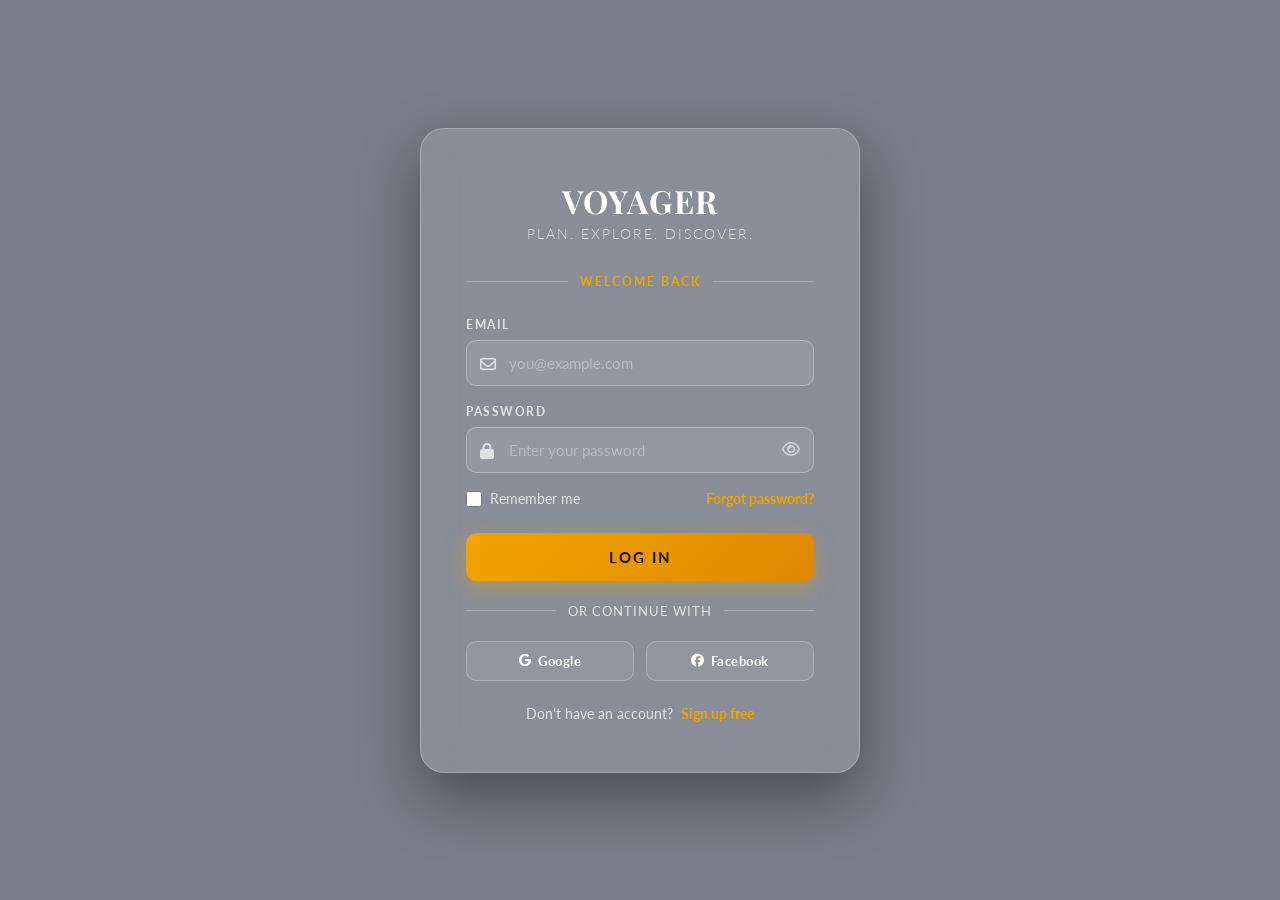
<file: login_index.html>
<!doctype html>
<html lang="en">
  <head>
    <meta charset="UTF-8" />
    <meta name="viewport" content="width=device-width, initial-scale=1.0" />
    <title>VOYAGER - Login</title>
    <link href="https://fonts.googleapis.com/css2?family=Playfair+Display:wght@500;700&family=Lato:wght@300;400;700&display=swap" rel="stylesheet" />
    <link rel="stylesheet" href="login_style.css" />
    <link rel="stylesheet" href="https://cdnjs.cloudflare.com/ajax/libs/font-awesome/6.5.0/css/all.min.css" crossorigin="anonymous" />
  </head>
  <body>
    <div class="page-wrapper">
      <div class="login-card">

        <div class="brand">
          <div class="brand-name">VOYAGER</div>
          <div class="brand-tagline">Plan. Explore. Discover.</div>
        </div>

        <div class="divider">
          <div class="divider-line"></div>
          <span class="divider-text">Welcome Back</span>
          <div class="divider-line"></div>
        </div>

        <!-- server error banner (hidden by default) -->
        <div class="server-error" id="serverError"></div>

        <form id="loginForm" onsubmit="handleLogin(event)">
          <div class="form-group" id="emailGroup">
            <label for="email">Email</label>
            <div class="input-wrapper">
              <span class="input-icon"><i class="fa-regular fa-envelope"></i></span>
              <input type="email" id="email" placeholder="you@example.com" autocomplete="email" />
            </div>
            <div class="error-msg" id="emailError">Please enter a valid email.</div>
          </div>

          <div class="form-group" id="passwordGroup">
            <label for="password">Password</label>
            <div class="input-wrapper">
              <span class="input-icon"><i class="fa-solid fa-lock"></i></span>
              <input type="password" id="password" placeholder="Enter your password" autocomplete="current-password" />
              <button type="button" class="toggle-pw" onclick="togglePassword()" id="toggleBtn" title="Show/hide password">
                <i class="fa-regular fa-eye" id="eyeIcon"></i>
              </button>
            </div>
            <div class="error-msg" id="passwordError">Password must be at least 6 characters.</div>
          </div>

          <div class="form-extras">
            <label class="remember-me">
              <input type="checkbox" id="rememberMe" />
              Remember me
            </label>
            <a href="#" class="forgot-link">Forgot password?</a>
          </div>

          <button type="submit" class="btn-login" id="loginBtn">LOG IN</button>
        </form>

        <div class="or-divider">
          <span></span>
          <span class="or-text">OR CONTINUE WITH</span>
          <span></span>
        </div>

        <div class="social-row">
          <button class="btn-social" onclick="socialLogin('Google')">
            <i class="fa-brands fa-google"></i> Google
          </button>
          <button class="btn-social" onclick="socialLogin('Facebook')">
            <i class="fa-brands fa-facebook"></i> Facebook
          </button>
        </div>

        <div class="signup-text">
          Don't have an account? <a href="/register">Sign up free</a>
        </div>

      </div>
    </div>
    <script src="login_script.js"></script>
  </body>
</html>
</file>
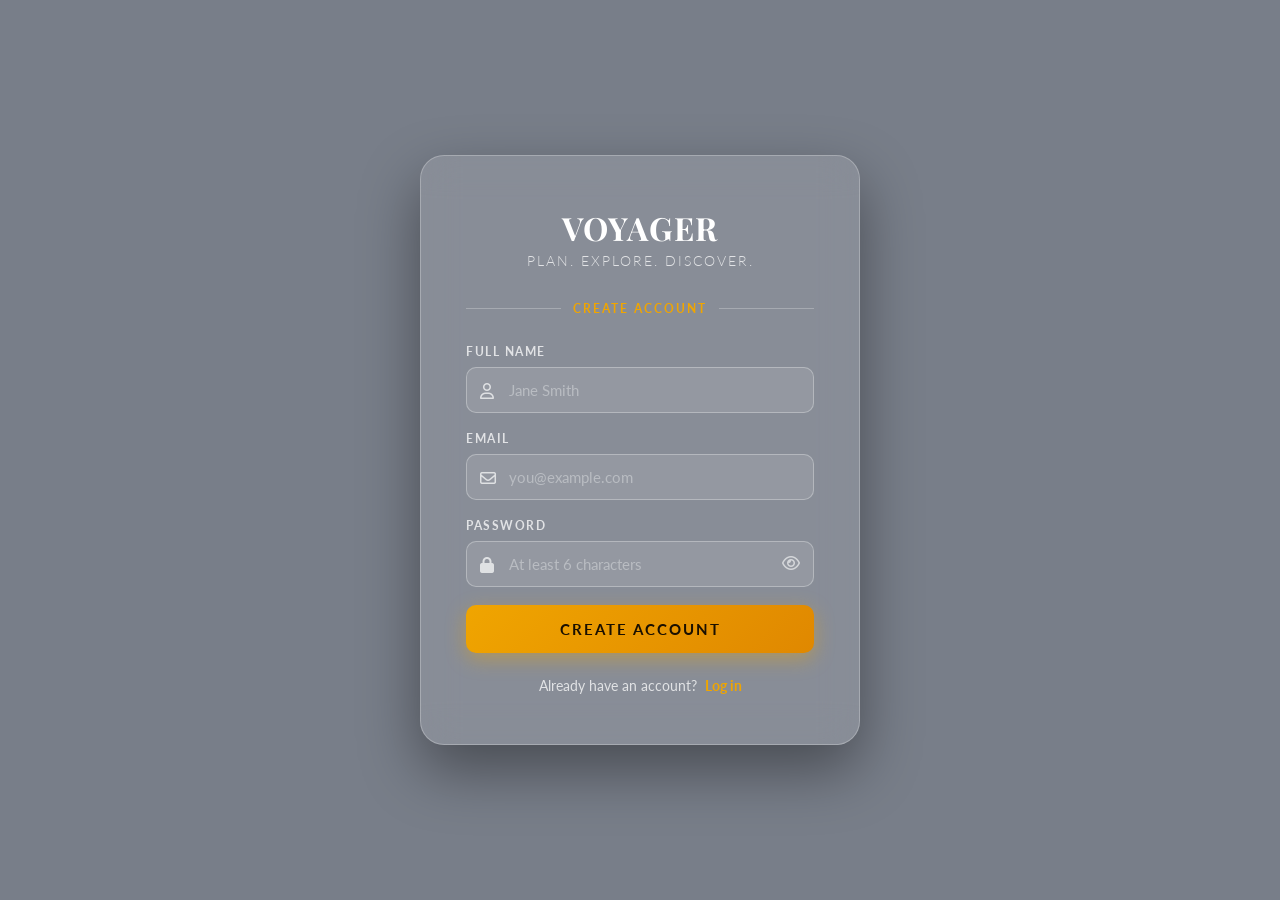
<file: register_index.html>
<!doctype html>
<html lang="en">
  <head>
    <meta charset="UTF-8" />
    <meta name="viewport" content="width=device-width, initial-scale=1.0" />
    <title>VOYAGER - Sign Up</title>
    <link href="https://fonts.googleapis.com/css2?family=Playfair+Display:wght@500;700&family=Lato:wght@300;400;700&display=swap" rel="stylesheet" />
    <link rel="stylesheet" href="login_style.css" />
    <link rel="stylesheet" href="https://cdnjs.cloudflare.com/ajax/libs/font-awesome/6.5.0/css/all.min.css" crossorigin="anonymous" />
  </head>
  <body>
    <div class="page-wrapper">
      <div class="login-card">

        <div class="brand">
          <div class="brand-name">VOYAGER</div>
          <div class="brand-tagline">Plan. Explore. Discover.</div>
        </div>

        <div class="divider">
          <div class="divider-line"></div>
          <span class="divider-text">Create Account</span>
          <div class="divider-line"></div>
        </div>

        <div class="server-error" id="serverError"></div>

        <form id="registerForm" onsubmit="handleRegister(event)">

          <div class="form-group" id="nameGroup">
            <label for="name">Full Name</label>
            <div class="input-wrapper">
              <span class="input-icon"><i class="fa-regular fa-user"></i></span>
              <input type="text" id="name" placeholder="Jane Smith" autocomplete="name" />
            </div>
            <div class="error-msg">Please enter your name.</div>
          </div>

          <div class="form-group" id="emailGroup">
            <label for="email">Email</label>
            <div class="input-wrapper">
              <span class="input-icon"><i class="fa-regular fa-envelope"></i></span>
              <input type="email" id="email" placeholder="you@example.com" autocomplete="email" />
            </div>
            <div class="error-msg">Please enter a valid email.</div>
          </div>

          <div class="form-group" id="passwordGroup">
            <label for="password">Password</label>
            <div class="input-wrapper">
              <span class="input-icon"><i class="fa-solid fa-lock"></i></span>
              <input type="password" id="password" placeholder="At least 6 characters" autocomplete="new-password" />
              <button type="button" class="toggle-pw" onclick="togglePassword()" title="Show/hide password">
                <i class="fa-regular fa-eye" id="eyeIcon"></i>
              </button>
            </div>
            <div class="error-msg">Password must be at least 6 characters.</div>
          </div>

          <button type="submit" class="btn-login" id="registerBtn">CREATE ACCOUNT</button>
        </form>

        <div class="signup-text">
          Already have an account? <a href="/login">Log in</a>
        </div>

      </div>
    </div>
    <script>
      function togglePassword() {
        const input = document.getElementById('password');
        const icon  = document.getElementById('eyeIcon');
        const show  = input.type === 'text';
        input.type    = show ? 'password' : 'text';
        icon.className = show ? 'fa-regular fa-eye' : 'fa-regular fa-eye-slash';
      }

      function showError(msg) {
        const el = document.getElementById('serverError');
        el.textContent = msg;
        el.classList.add('visible');
      }

      async function handleRegister(e) {
        e.preventDefault();
        const name     = document.getElementById('name').value.trim();
        const email    = document.getElementById('email').value.trim();
        const password = document.getElementById('password').value;
        const btn      = document.getElementById('registerBtn');

        document.getElementById('nameGroup').classList.remove('has-error');
        document.getElementById('emailGroup').classList.remove('has-error');
        document.getElementById('passwordGroup').classList.remove('has-error');
        document.getElementById('serverError').classList.remove('visible');

        let valid = true;
        if (!name) { document.getElementById('nameGroup').classList.add('has-error'); valid = false; }
        if (!email || !email.includes('@')) { document.getElementById('emailGroup').classList.add('has-error'); valid = false; }
        if (password.length < 6) { document.getElementById('passwordGroup').classList.add('has-error'); valid = false; }
        if (!valid) return;

        btn.textContent = 'Creating account...';
        btn.disabled    = true;

        try {
          const res  = await fetch('/auth/register', {
            method:  'POST',
            headers: { 'Content-Type': 'application/json' },
            body:    JSON.stringify({ name, email, password })
          });
          const data = await res.json();

          if (res.ok && data.success) {
            btn.textContent      = '✅  Account created!';
            btn.style.background = 'linear-gradient(135deg, #2ecc71, #27ae60)';
            btn.style.color      = 'white';
            setTimeout(() => { window.location.href = data.redirect || '/'; }, 1000);
          } else {
            showError(data.message || 'Registration failed.');
            btn.textContent = 'CREATE ACCOUNT';
            btn.disabled    = false;
          }
        } catch {
          showError('Cannot reach the server. Is it running?');
          btn.textContent = 'CREATE ACCOUNT';
          btn.disabled    = false;
        }
      }
    </script>
  </body>
</html>
</file>
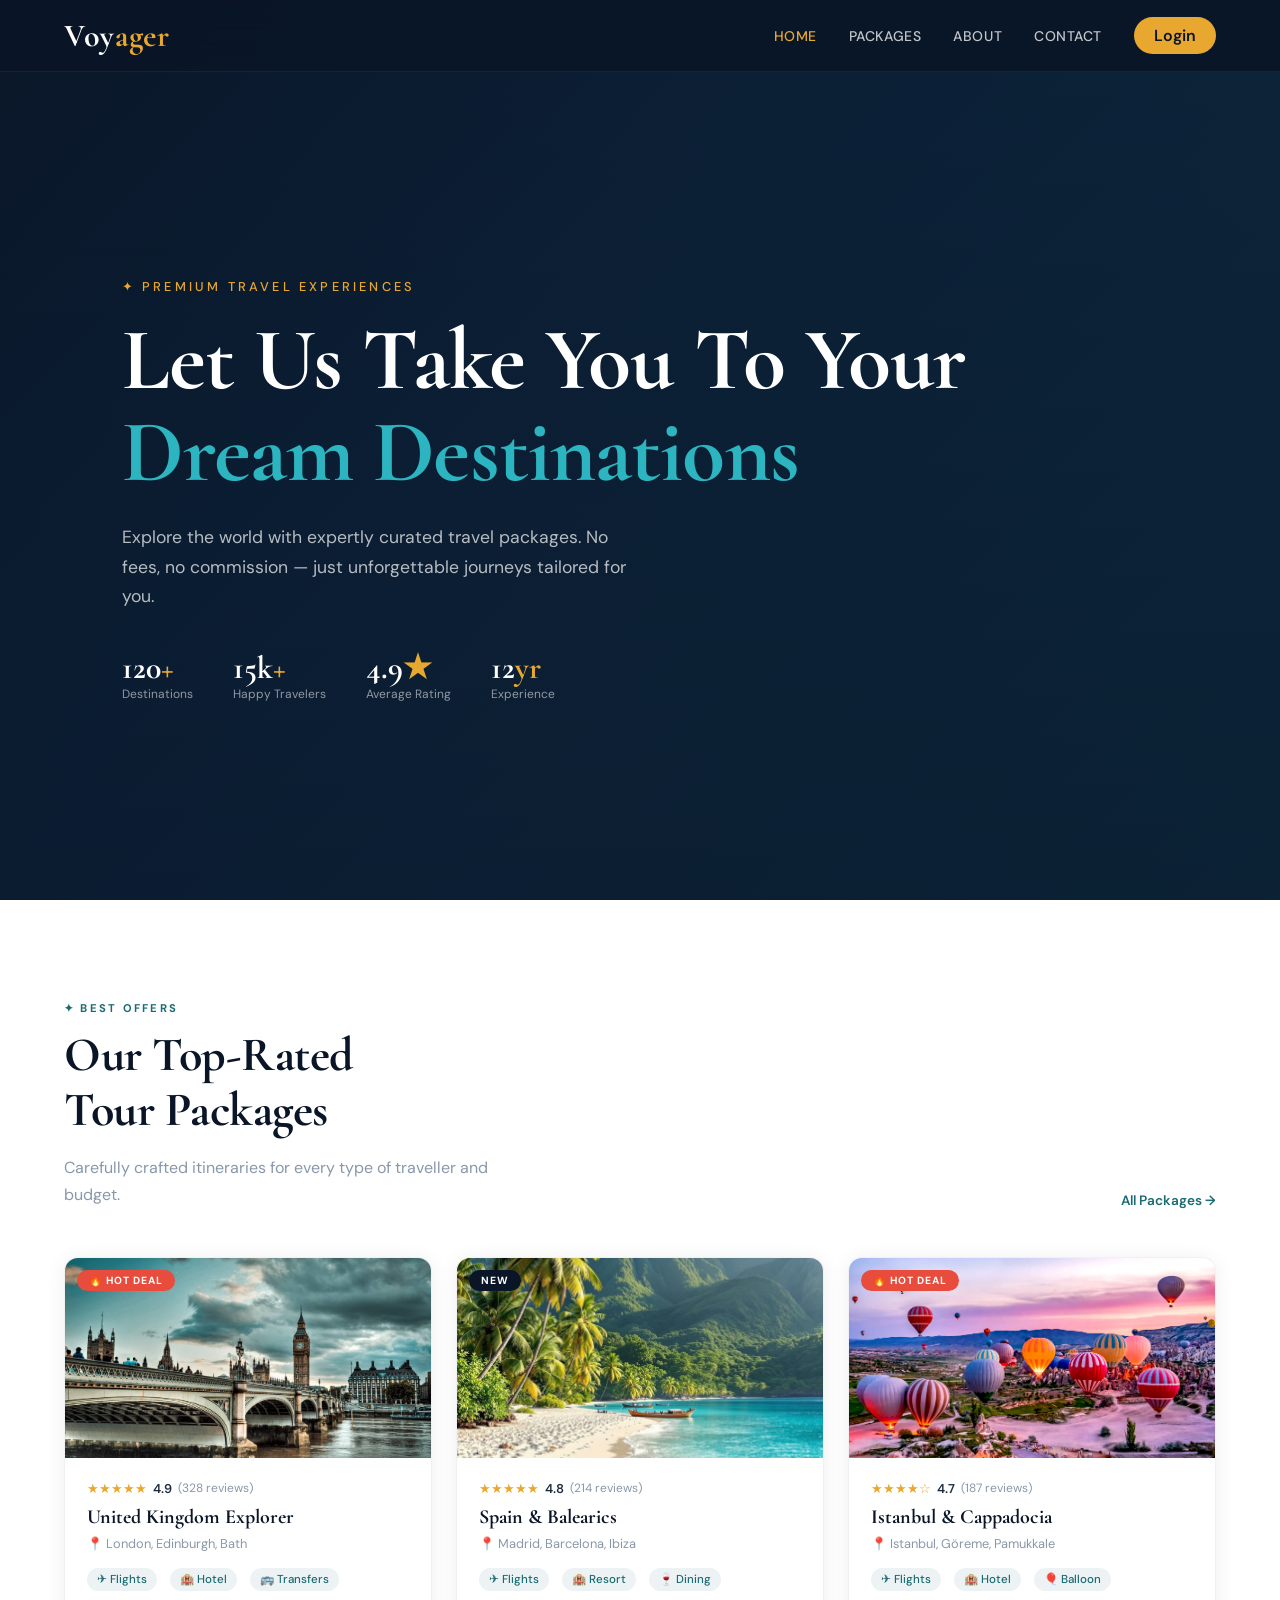
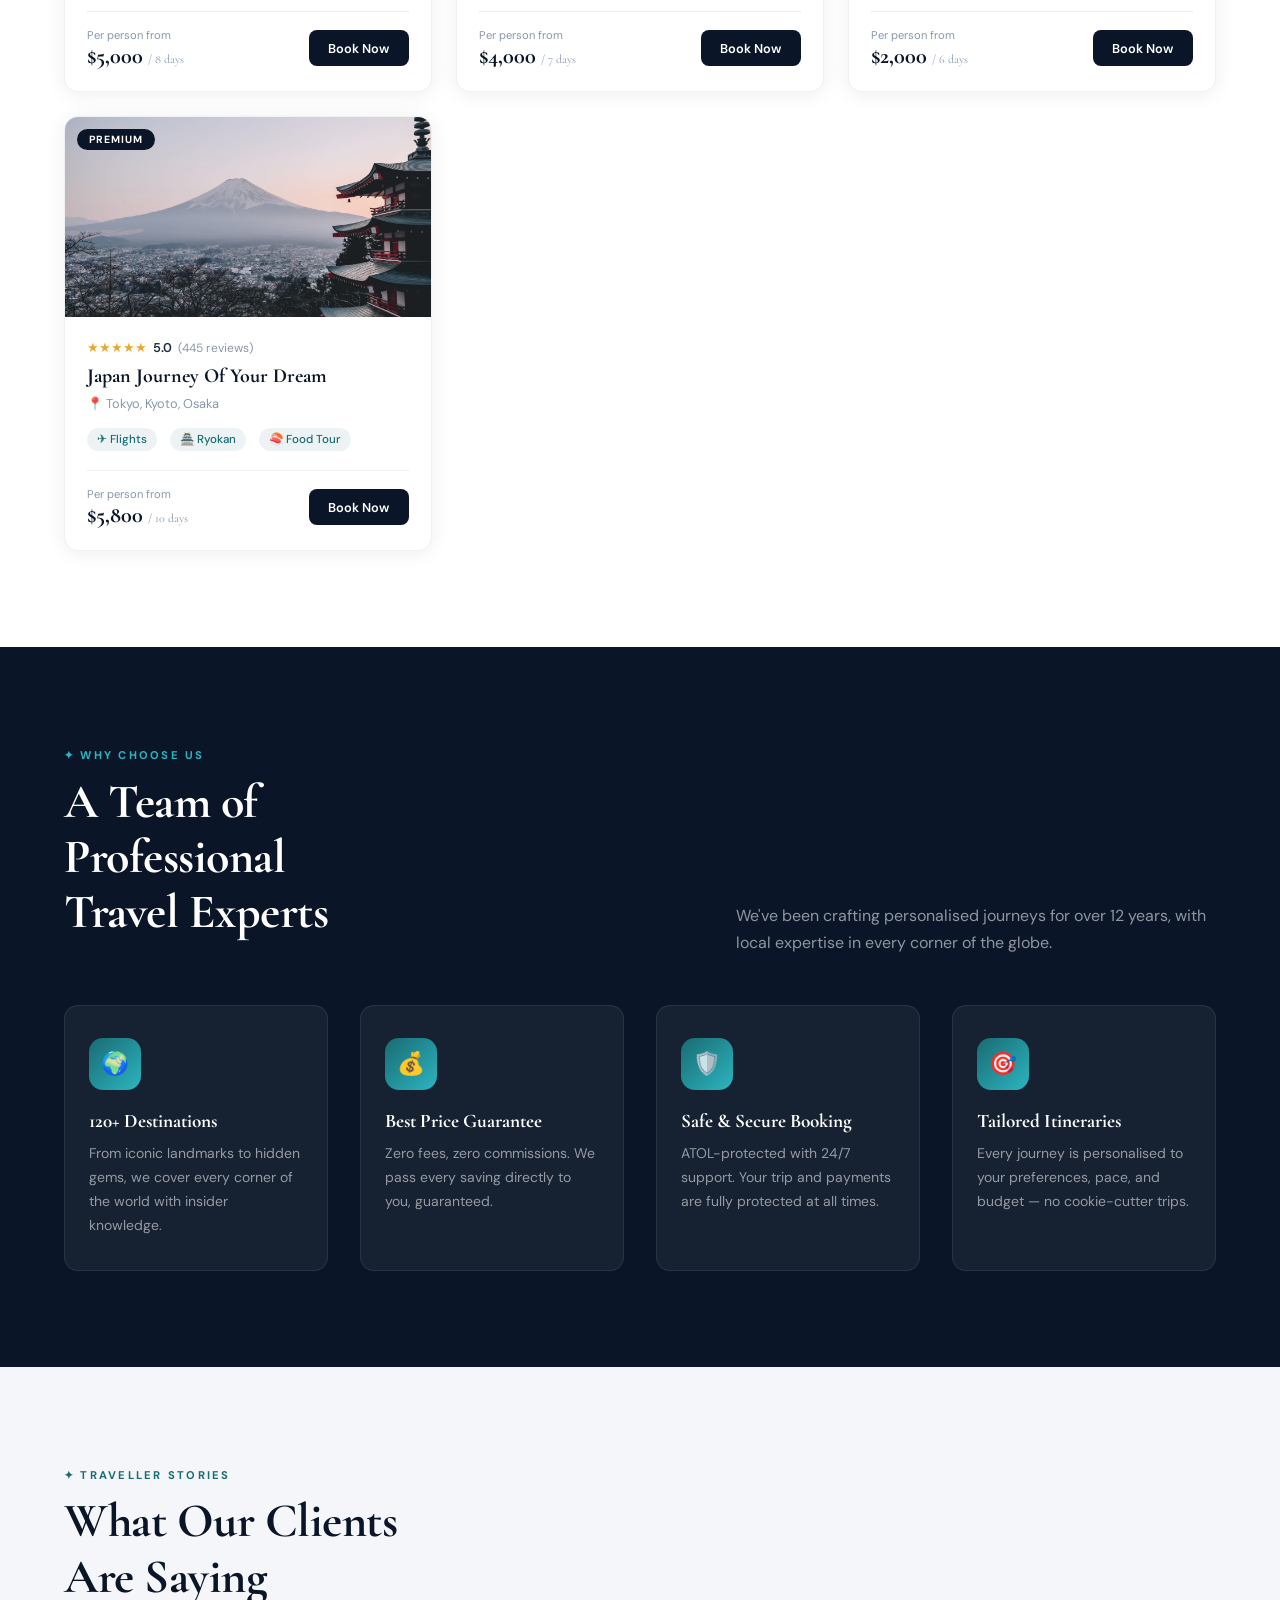
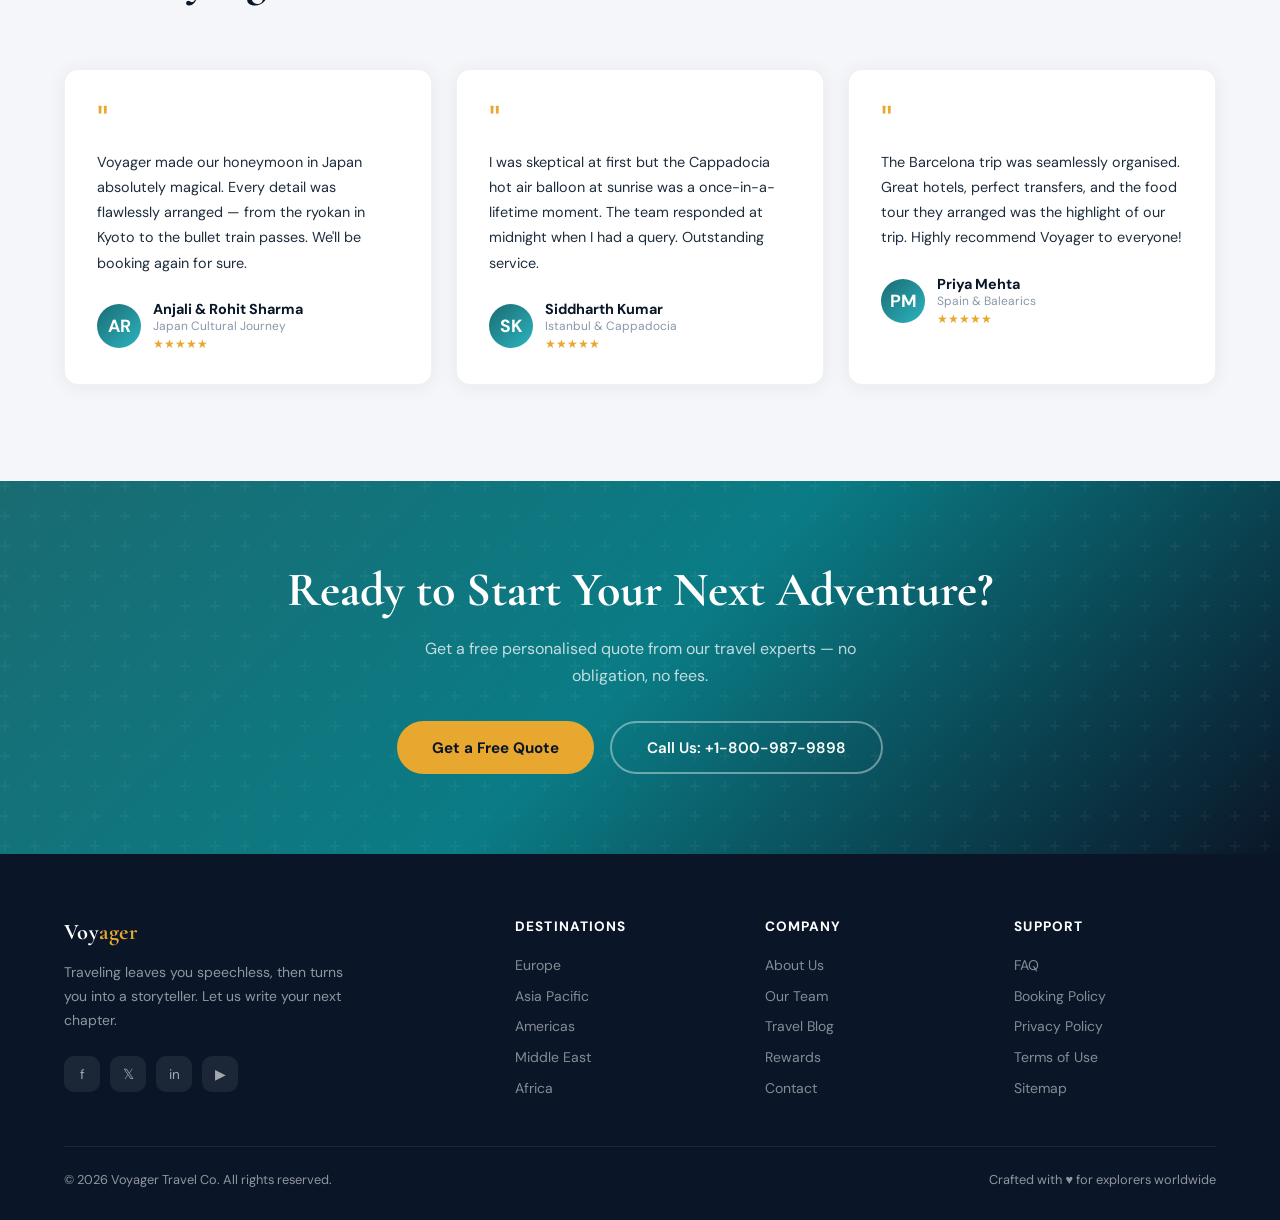
<file: landing page/landing_page.html>
<!DOCTYPE html>
<html lang="en">
<head>
  <meta charset="UTF-8" />
  <meta name="viewport" content="width=device-width, initial-scale=1.0"/>
  <meta name="author" content="monarch">
  <title>Voyager</title>
  <link href="https://fonts.googleapis.com/css2?family=Cormorant+Garamond:wght@300;400;600;700&family=DM+Sans:wght@300;400;500;600&display=swap" rel="stylesheet"/>
  <link rel="stylesheet" href="landing_style.css">
  <link rel="icon" href="../image/voyager_icon.jpeg">
</head>
<body>

  <!-- NAVBAR -->
  <nav id="navbar">
    <a href="#" class="nav-logo">
      Voy<span>ager</span>
    </a>
    <ul class="nav-links" id="navLinks">
      <li><a href="#" class="active">Home</a></li>
      <li><a href="#packages">Packages</a></li>
      <li><a href="#about">About</a></li>
      <li><a href="#contact">Contact</a></li>
      <li class="nav-cta">Login</li>
    </ul>
    <div class="hamburger" id="hamburger" onclick="toggleMenu()">
      <span></span><span></span><span></span>
    </div>
  </nav>

  <!-- HERO -->
  <section class="hero" id="home">
    <div class="hero-bg"></div>
    <div class="hero-overlay"></div>
    <div class="hero-content">
      <p class="hero-eyebrow">✦ Premium Travel Experiences</p>
      <h1 class="hero-title">Let Us Take You To Your<br><em>Dream Destinations</em></h1>
      <p class="hero-sub">Explore the world with expertly curated travel packages. No fees, no commission — just unforgettable journeys tailored for you.</p>
      <div class="hero-stats">
        <div class="stat"><div class="stat-num">120<span>+</span></div><div class="stat-label">Destinations</div></div>
        <div class="stat"><div class="stat-num">15k<span>+</span></div><div class="stat-label">Happy Travelers</div></div>
        <div class="stat"><div class="stat-num">4.9<span>★</span></div><div class="stat-label">Average Rating</div></div>
        <div class="stat"><div class="stat-num">12<span>yr</span></div><div class="stat-label">Experience</div></div>
      </div>
    </div>
  </section>

  <!-- PACKAGES -->
  <section class="packages" id="packages">
    <div style="max-width:1200px;margin:0 auto;">
      <div class="section-header">
        <div>
          <span class="section-tag">✦ Best Offers</span>
          <h2 class="section-title">Our Top-Rated<br>Tour Packages</h2>
          <p class="section-sub">Carefully crafted itineraries for every type of traveller and budget.</p>
        </div>
        <a href="" class="view-all">All Packages →</a>
      </div>
      <div class="pkg-grid">
        <!-- Card 1 -->
        <div class="pkg-card">
          <div class="pkg-img">
            <img src="img/united-kingdom-boi0kwkehltijrdu.jpg" alt="UK"/>
            <span class="pkg-tag hot">🔥 Hot Deal</span>
          </div>
          <div class="pkg-body">
            <div class="pkg-rating">
              <span class="stars">★★★★★</span>
              <span class="rating-val">4.9</span>
              <span class="rating-cnt">(328 reviews)</span>
            </div>
            <div class="pkg-name">United Kingdom Explorer</div>
            <div class="pkg-loc">📍 London, Edinburgh, Bath</div>
            <div class="pkg-features">
              <span class="feat-chip">✈ Flights</span>
              <span class="feat-chip">🏨 Hotel</span>
              <span class="feat-chip">🚌 Transfers</span>
            </div>
            <div class="pkg-footer">
              <div>
                <div class="pkg-price-label">Per person from</div>
                <div class="pkg-price">$5,000 <span>/ 8 days</span></div>
              </div>
              <button class="pkg-book">Book Now</button>
            </div>
          </div>
        </div>
        <!-- Card 2 -->
        <div class="pkg-card">
          <div class="pkg-img">
            <img src="img/sidebar1.jpg" alt="Spain"/>
            <span class="pkg-tag">New</span>
          </div>
          <div class="pkg-body">
            <div class="pkg-rating">
              <span class="stars">★★★★★</span>
              <span class="rating-val">4.8</span>
              <span class="rating-cnt">(214 reviews)</span>
            </div>
            <div class="pkg-name">Spain & Balearics</div>
            <div class="pkg-loc">📍 Madrid, Barcelona, Ibiza</div>
            <div class="pkg-features">
              <span class="feat-chip">✈ Flights</span>
              <span class="feat-chip">🏨 Resort</span>
              <span class="feat-chip">🍷 Dining</span>
            </div>
            <div class="pkg-footer">
              <div>
                <div class="pkg-price-label">Per person from</div>
                <div class="pkg-price">$4,000 <span>/ 7 days</span></div>
              </div>
              <button class="pkg-book">Book Now</button>
            </div>
          </div>
        </div>
        <!-- Card 3 -->
        <div class="pkg-card">
          <div class="pkg-img">
            <img src="img/istanbul.webp" alt="Turkey"/>
            <span class="pkg-tag hot">🔥 Hot Deal</span>
          </div>
          <div class="pkg-body">
            <div class="pkg-rating">
              <span class="stars">★★★★☆</span>
              <span class="rating-val">4.7</span>
              <span class="rating-cnt">(187 reviews)</span>
            </div>
            <div class="pkg-name">Istanbul & Cappadocia</div>
            <div class="pkg-loc">📍 Istanbul, Göreme, Pamukkale</div>
            <div class="pkg-features">
              <span class="feat-chip">✈ Flights</span>
              <span class="feat-chip">🏨 Hotel</span>
              <span class="feat-chip">🎈 Balloon</span>
            </div>
            <div class="pkg-footer">
              <div>
                <div class="pkg-price-label">Per person from</div>
                <div class="pkg-price">$2,000 <span>/ 6 days</span></div>
              </div>
              <button class="pkg-book">Book Now</button>
            </div>
          </div>
        </div>
        <!-- Card 4 -->
        <div class="pkg-card">
          <div class="pkg-img">
            <img src="img/mt.fuji japan.jpg" alt="Japan"/>
            <span class="pkg-tag">Premium</span>
          </div>
          <div class="pkg-body">
            <div class="pkg-rating">
              <span class="stars">★★★★★</span>
              <span class="rating-val">5.0</span>
              <span class="rating-cnt">(445 reviews)</span>
            </div>
            <div class="pkg-name">Japan Journey Of Your Dream</div>
            <div class="pkg-loc">📍 Tokyo, Kyoto, Osaka</div>
            <div class="pkg-features">
              <span class="feat-chip">✈ Flights</span>
              <span class="feat-chip">🏯 Ryokan</span>
              <span class="feat-chip">🍣 Food Tour</span>
            </div>
            <div class="pkg-footer">
              <div>
                <div class="pkg-price-label">Per person from</div>
                <div class="pkg-price">$5,800 <span>/ 10 days</span></div>
              </div>
              <button class="pkg-book">Book Now</button>
            </div>
          </div>
        </div>
      </div>
    </div>
  </section>

  <!-- WHY US -->
  <section class="why-us" id="about">
    <div style="max-width:1200px;margin:0 auto;">
      <span class="section-tag" style="color:var(--aqua)">✦ Why Choose Us</span>
      <div style="display:flex;justify-content:space-between;align-items:flex-end;flex-wrap:wrap;gap:1rem;">
        <h2 class="section-title" style="color:var(--white);max-width:400px">A Team of Professional<br>Travel Experts</h2>
        <p class="section-sub">We've been crafting personalised journeys for over 12 years, with local expertise in every corner of the globe.</p>
      </div>
      <div class="why-grid">
        <div class="why-card">
          <div class="why-icon">🌍</div>
          <h3>120+ Destinations</h3>
          <p>From iconic landmarks to hidden gems, we cover every corner of the world with insider knowledge.</p>
        </div>
        <div class="why-card">
          <div class="why-icon">💰</div>
          <h3>Best Price Guarantee</h3>
          <p>Zero fees, zero commissions. We pass every saving directly to you, guaranteed.</p>
        </div>
        <div class="why-card">
          <div class="why-icon">🛡️</div>
          <h3>Safe & Secure Booking</h3>
          <p>ATOL-protected with 24/7 support. Your trip and payments are fully protected at all times.</p>
        </div>
        <div class="why-card">
          <div class="why-icon">🎯</div>
          <h3>Tailored Itineraries</h3>
          <p>Every journey is personalised to your preferences, pace, and budget — no cookie-cutter trips.</p>
        </div>
      </div>
    </div>
  </section>

  <!-- TESTIMONIALS -->
  <section class="testimonials">
    <div style="max-width:1200px;margin:0 auto;">
      <div class="section-header">
        <div>
          <span class="section-tag">✦ Traveller Stories</span>
          <h2 class="section-title">What Our Clients<br>Are Saying</h2>
        </div>
      </div>
      <div class="test-grid">
        <div class="test-card">
          <div class="test-quote">"</div>
          <p class="test-text">Voyager made our honeymoon in Japan absolutely magical. Every detail was flawlessly arranged — from the ryokan in Kyoto to the bullet train passes. We'll be booking again for sure.</p>
          <div class="test-author">
            <div class="test-avatar">AR</div>
            <div>
              <div class="test-name">Anjali & Rohit Sharma</div>
              <div class="test-dest">Japan Cultural Journey</div>
              <div class="test-stars">★★★★★</div>
            </div>
          </div>
        </div>
        <div class="test-card">
          <div class="test-quote">"</div>
          <p class="test-text">I was skeptical at first but the Cappadocia hot air balloon at sunrise was a once-in-a-lifetime moment. The team responded at midnight when I had a query. Outstanding service.</p>
          <div class="test-author">
            <div class="test-avatar">SK</div>
            <div>
              <div class="test-name">Siddharth Kumar</div>
              <div class="test-dest">Istanbul & Cappadocia</div>
              <div class="test-stars">★★★★★</div>
            </div>
          </div>
        </div>
        <div class="test-card">
          <div class="test-quote">"</div>
          <p class="test-text">The Barcelona trip was seamlessly organised. Great hotels, perfect transfers, and the food tour they arranged was the highlight of our trip. Highly recommend Voyager to everyone!</p>
          <div class="test-author">
            <div class="test-avatar">PM</div>
            <div>
              <div class="test-name">Priya Mehta</div>
              <div class="test-dest">Spain & Balearics</div>
              <div class="test-stars">★★★★★</div>
            </div>
          </div>
        </div>
      </div>
    </div>
  </section>

  <!-- CTA BANNER -->
  <section class="cta-banner" id="contact">
    <h2>Ready to Start Your Next Adventure?</h2>
    <p>Get a free personalised quote from our travel experts — no obligation, no fees.</p>
    <div class="cta-btns">
      <button class="btn-primary">Get a Free Quote</button>
      <button class="btn-outline">Call Us: +1-800-987-9898</button>
    </div>
  </section>

  <!-- FOOTER -->
  <footer>
    <div style="max-width:1200px;margin:0 auto;">
      <div class="footer-grid">
        <div class="footer-brand">
          <a href="#" class="nav-logo">
            Voy<span>ager</span>
          </a>
          <p>Traveling leaves you speechless, then turns you into a storyteller. Let us write your next chapter.</p>
          <div class="footer-socials">
            <a href="#" class="social-btn">f</a>
            <a href="#" class="social-btn">𝕏</a>
            <a href="#" class="social-btn">in</a>
            <a href="#" class="social-btn">▶</a>
          </div>
        </div>
        <div class="footer-col">
          <h4>Destinations</h4>
          <ul>
            <li><a href="#">Europe</a></li>
            <li><a href="#">Asia Pacific</a></li>
            <li><a href="#">Americas</a></li>
            <li><a href="#">Middle East</a></li>
            <li><a href="#">Africa</a></li>
          </ul>
        </div>
        <div class="footer-col">
          <h4>Company</h4>
          <ul>
            <li><a href="#">About Us</a></li>
            <li><a href="#">Our Team</a></li>
            <li><a href="#">Travel Blog</a></li>
            <li><a href="#">Rewards</a></li>
            <li><a href="#">Contact</a></li>
          </ul>
        </div>
        <div class="footer-col">
          <h4>Support</h4>
          <ul>
            <li><a href="#">FAQ</a></li>
            <li><a href="#">Booking Policy</a></li>
            <li><a href="#">Privacy Policy</a></li>
            <li><a href="#">Terms of Use</a></li>
            <li><a href="#">Sitemap</a></li>
          </ul>
        </div>
      </div>
      <div class="footer-bottom">
        <span>© 2026 Voyager Travel Co. All rights reserved.</span>
        <span>Crafted with ♥ for explorers worldwide</span>
      </div>
    </div>
  </footer>
</body>
<script src="landing_script.js"></script>
</html>
</file>
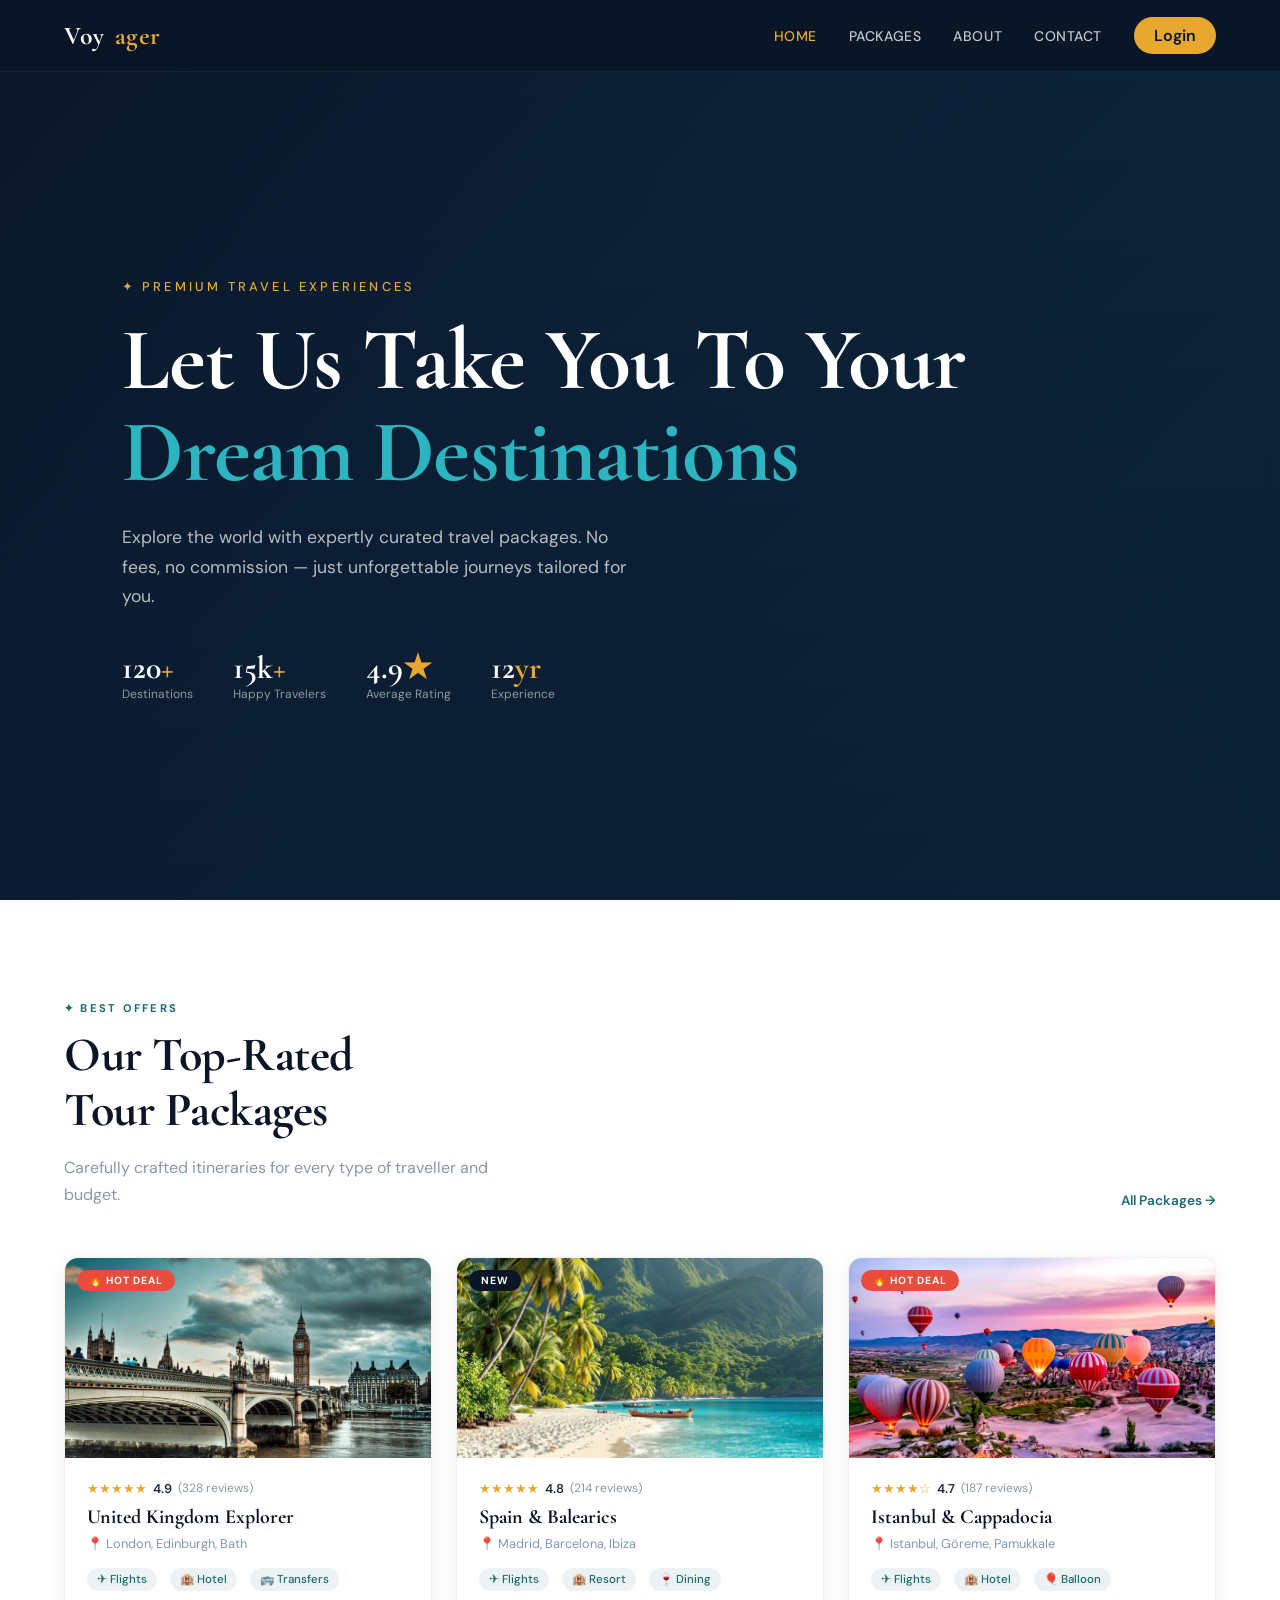
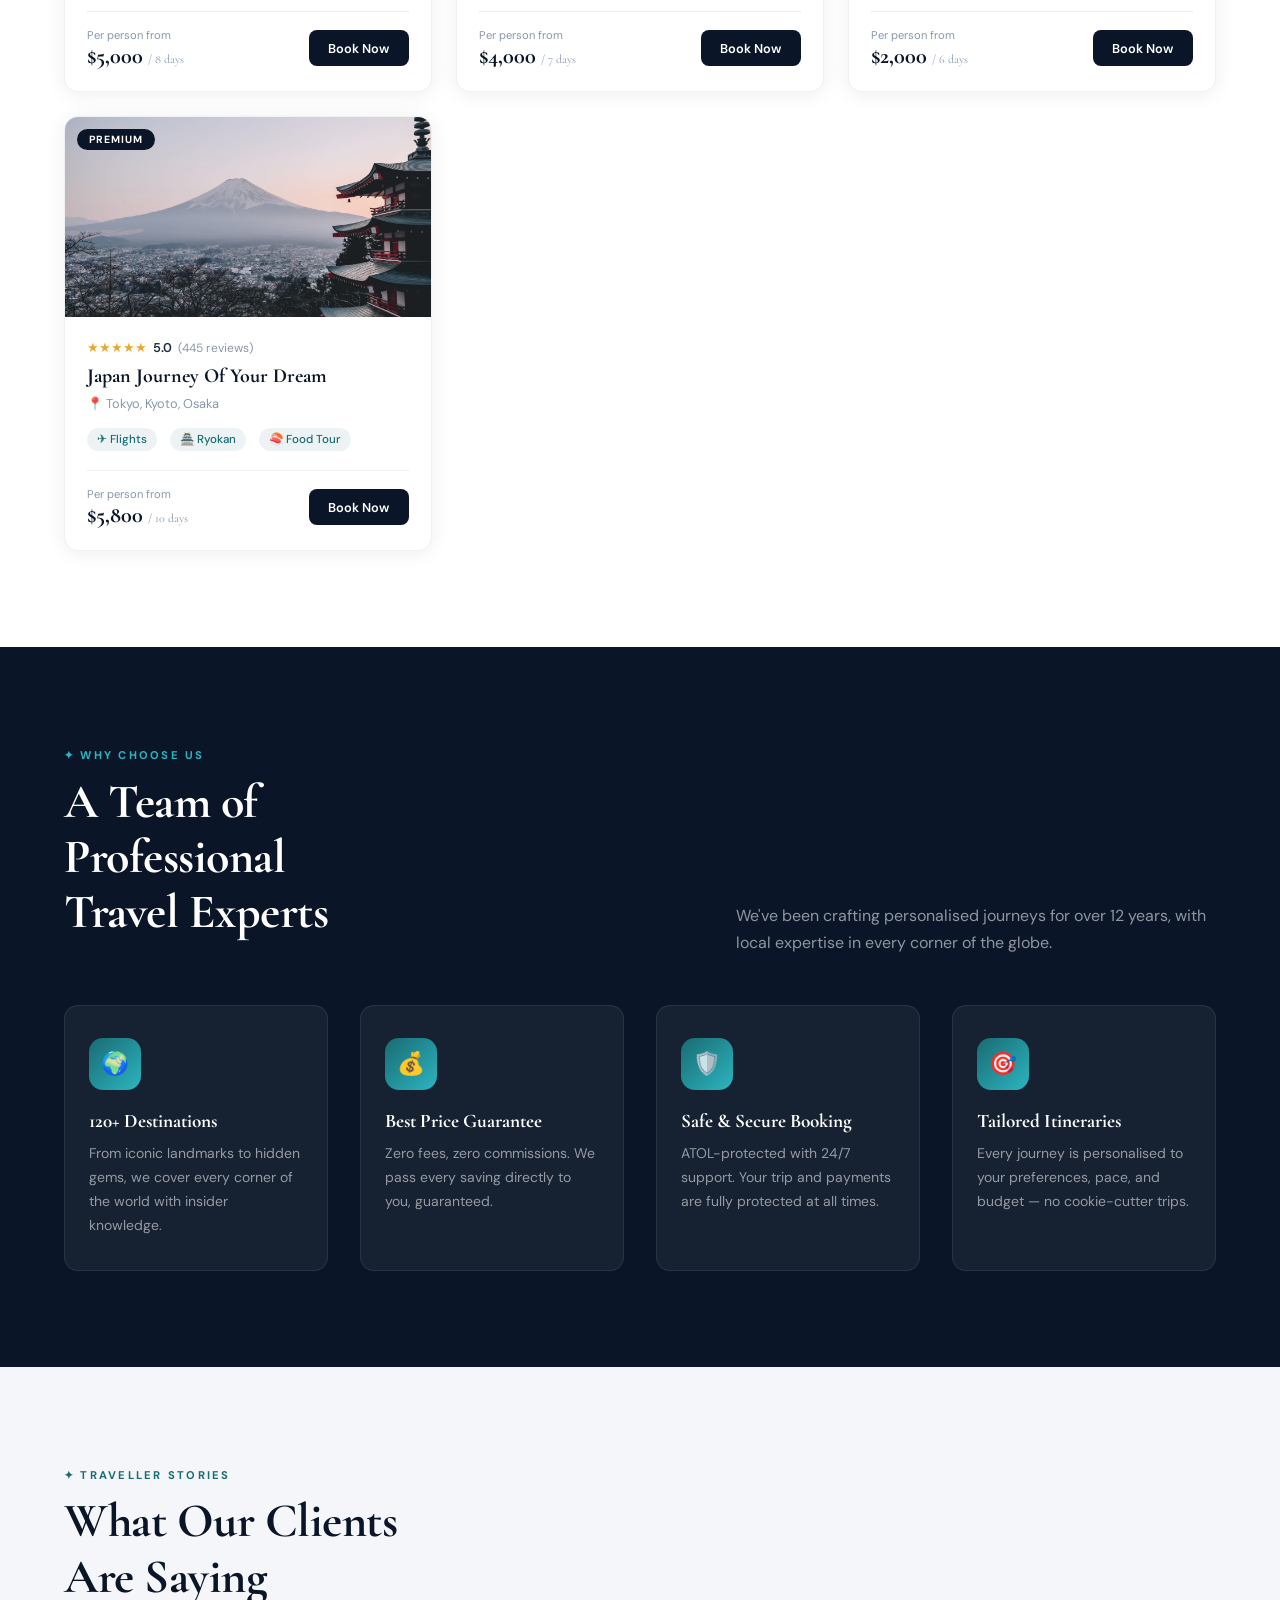
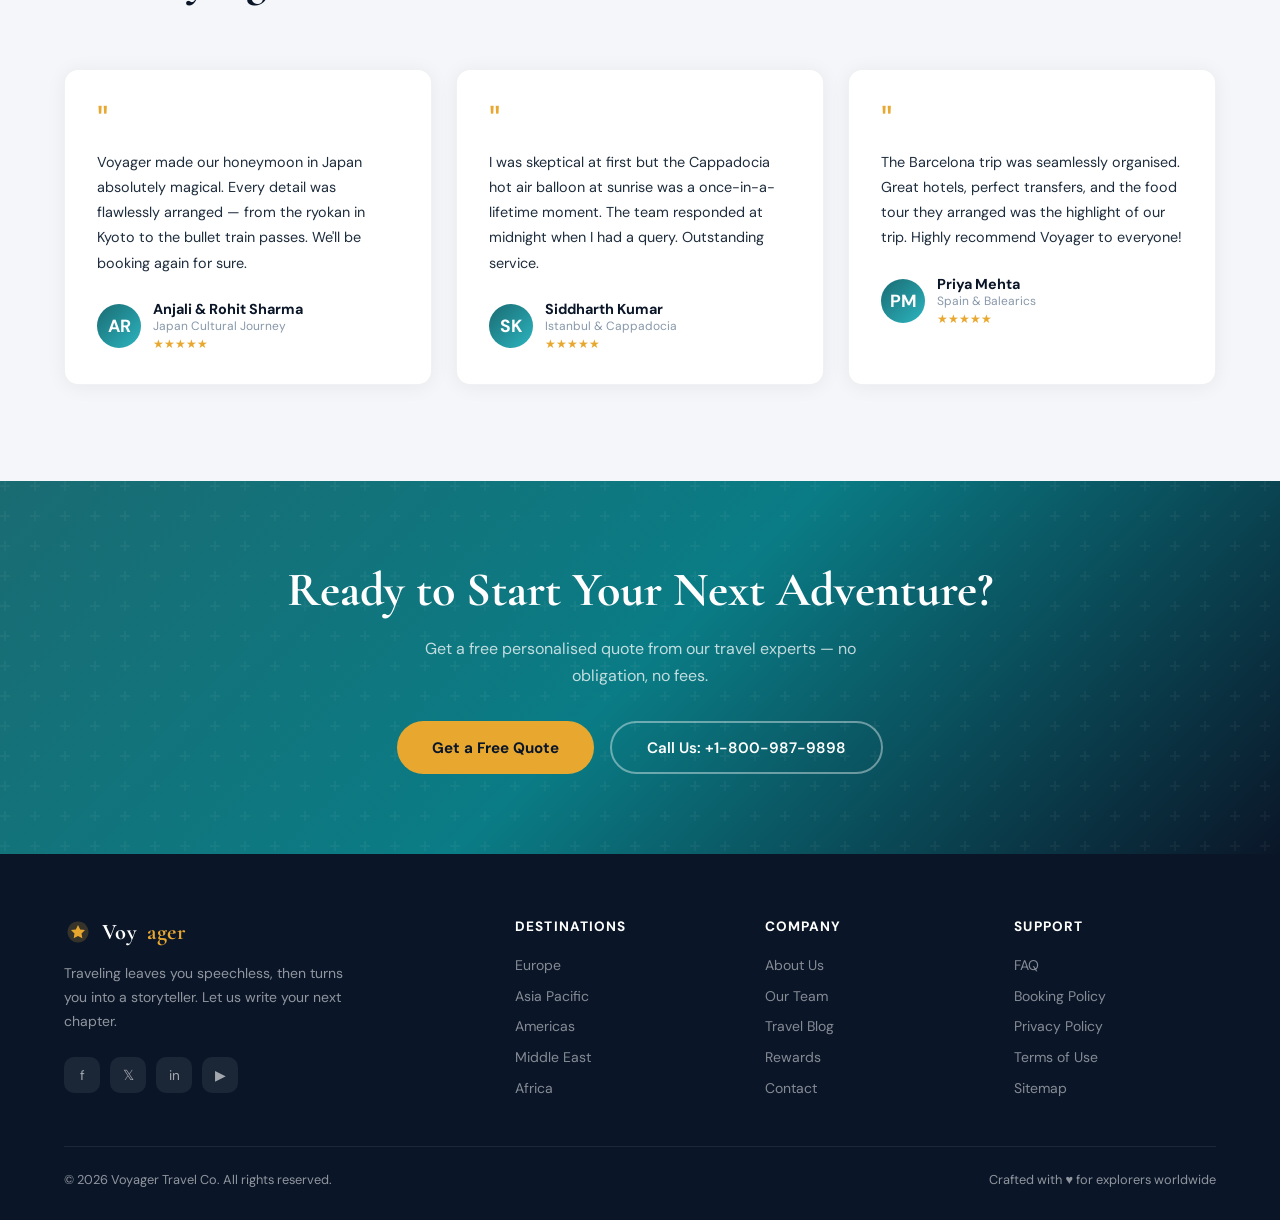
<file: login_folder/login_page.html>
<!DOCTYPE html>
<html lang="en">
<head>
  <meta charset="UTF-8" />
  <meta name="viewport" content="width=device-width, initial-scale=1.0"/>
  <meta name="author" content="monarch">
  <title>Voyager</title>
  <link href="https://fonts.googleapis.com/css2?family=Cormorant+Garamond:wght@300;400;600;700&family=DM+Sans:wght@300;400;500;600&display=swap" rel="stylesheet"/>
  <link rel="stylesheet" href="login_style.css">
  <link rel="icon" href="../image/voyager_icon.jpeg">
</head>
<body>

  <!-- NAVBAR -->
  <nav id="navbar">
    <a href="#" class="nav-logo">
      Voy<span>ager</span>
    </a>
    <ul class="nav-links" id="navLinks">
      <li><a href="#" class="active">Home</a></li>
      <li><a href="#packages">Packages</a></li>
      <li><a href="#about">About</a></li>
      <li><a href="#contact">Contact</a></li>
      <li class="nav-cta">Login</li>
    </ul>
    <div class="hamburger" id="hamburger" onclick="toggleMenu()">
      <span></span><span></span><span></span>
    </div>
  </nav>

  <!-- HERO -->
  <section class="hero" id="home">
    <div class="hero-bg"></div>
    <div class="hero-overlay"></div>
    <div class="hero-content">
      <p class="hero-eyebrow">✦ Premium Travel Experiences</p>
      <h1 class="hero-title">Let Us Take You To Your<br><em>Dream Destinations</em></h1>
      <p class="hero-sub">Explore the world with expertly curated travel packages. No fees, no commission — just unforgettable journeys tailored for you.</p>
      <div class="hero-stats">
        <div class="stat"><div class="stat-num">120<span>+</span></div><div class="stat-label">Destinations</div></div>
        <div class="stat"><div class="stat-num">15k<span>+</span></div><div class="stat-label">Happy Travelers</div></div>
        <div class="stat"><div class="stat-num">4.9<span>★</span></div><div class="stat-label">Average Rating</div></div>
        <div class="stat"><div class="stat-num">12<span>yr</span></div><div class="stat-label">Experience</div></div>
      </div>
    </div>
  </section>

  <!-- PACKAGES -->
  <section class="packages" id="packages">
    <div style="max-width:1200px;margin:0 auto;">
      <div class="section-header">
        <div>
          <span class="section-tag">✦ Best Offers</span>
          <h2 class="section-title">Our Top-Rated<br>Tour Packages</h2>
          <p class="section-sub">Carefully crafted itineraries for every type of traveller and budget.</p>
        </div>
        <a href="" class="view-all">All Packages →</a>
      </div>
      <div class="pkg-grid">
        <!-- Card 1 -->
        <div class="pkg-card">
          <div class="pkg-img">
            <img src="img/united-kingdom-boi0kwkehltijrdu.jpg" alt="UK"/>
            <span class="pkg-tag hot">🔥 Hot Deal</span>
          </div>
          <div class="pkg-body">
            <div class="pkg-rating">
              <span class="stars">★★★★★</span>
              <span class="rating-val">4.9</span>
              <span class="rating-cnt">(328 reviews)</span>
            </div>
            <div class="pkg-name">United Kingdom Explorer</div>
            <div class="pkg-loc">📍 London, Edinburgh, Bath</div>
            <div class="pkg-features">
              <span class="feat-chip">✈ Flights</span>
              <span class="feat-chip">🏨 Hotel</span>
              <span class="feat-chip">🚌 Transfers</span>
            </div>
            <div class="pkg-footer">
              <div>
                <div class="pkg-price-label">Per person from</div>
                <div class="pkg-price">$5,000 <span>/ 8 days</span></div>
              </div>
              <button class="pkg-book">Book Now</button>
            </div>
          </div>
        </div>
        <!-- Card 2 -->
        <div class="pkg-card">
          <div class="pkg-img">
            <img src="img/sidebar1.jpg" alt="Spain"/>
            <span class="pkg-tag">New</span>
          </div>
          <div class="pkg-body">
            <div class="pkg-rating">
              <span class="stars">★★★★★</span>
              <span class="rating-val">4.8</span>
              <span class="rating-cnt">(214 reviews)</span>
            </div>
            <div class="pkg-name">Spain & Balearics</div>
            <div class="pkg-loc">📍 Madrid, Barcelona, Ibiza</div>
            <div class="pkg-features">
              <span class="feat-chip">✈ Flights</span>
              <span class="feat-chip">🏨 Resort</span>
              <span class="feat-chip">🍷 Dining</span>
            </div>
            <div class="pkg-footer">
              <div>
                <div class="pkg-price-label">Per person from</div>
                <div class="pkg-price">$4,000 <span>/ 7 days</span></div>
              </div>
              <button class="pkg-book">Book Now</button>
            </div>
          </div>
        </div>
        <!-- Card 3 -->
        <div class="pkg-card">
          <div class="pkg-img">
            <img src="img/istanbul.webp" alt="Turkey"/>
            <span class="pkg-tag hot">🔥 Hot Deal</span>
          </div>
          <div class="pkg-body">
            <div class="pkg-rating">
              <span class="stars">★★★★☆</span>
              <span class="rating-val">4.7</span>
              <span class="rating-cnt">(187 reviews)</span>
            </div>
            <div class="pkg-name">Istanbul & Cappadocia</div>
            <div class="pkg-loc">📍 Istanbul, Göreme, Pamukkale</div>
            <div class="pkg-features">
              <span class="feat-chip">✈ Flights</span>
              <span class="feat-chip">🏨 Hotel</span>
              <span class="feat-chip">🎈 Balloon</span>
            </div>
            <div class="pkg-footer">
              <div>
                <div class="pkg-price-label">Per person from</div>
                <div class="pkg-price">$2,000 <span>/ 6 days</span></div>
              </div>
              <button class="pkg-book">Book Now</button>
            </div>
          </div>
        </div>
        <!-- Card 4 -->
        <div class="pkg-card">
          <div class="pkg-img">
            <img src="img/mt.fuji japan.jpg" alt="Japan"/>
            <span class="pkg-tag">Premium</span>
          </div>
          <div class="pkg-body">
            <div class="pkg-rating">
              <span class="stars">★★★★★</span>
              <span class="rating-val">5.0</span>
              <span class="rating-cnt">(445 reviews)</span>
            </div>
            <div class="pkg-name">Japan Journey Of Your Dream</div>
            <div class="pkg-loc">📍 Tokyo, Kyoto, Osaka</div>
            <div class="pkg-features">
              <span class="feat-chip">✈ Flights</span>
              <span class="feat-chip">🏯 Ryokan</span>
              <span class="feat-chip">🍣 Food Tour</span>
            </div>
            <div class="pkg-footer">
              <div>
                <div class="pkg-price-label">Per person from</div>
                <div class="pkg-price">$5,800 <span>/ 10 days</span></div>
              </div>
              <button class="pkg-book">Book Now</button>
            </div>
          </div>
        </div>
      </div>
    </div>
  </section>

  <!-- WHY US -->
  <section class="why-us" id="about">
    <div style="max-width:1200px;margin:0 auto;">
      <span class="section-tag" style="color:var(--aqua)">✦ Why Choose Us</span>
      <div style="display:flex;justify-content:space-between;align-items:flex-end;flex-wrap:wrap;gap:1rem;">
        <h2 class="section-title" style="color:var(--white);max-width:400px">A Team of Professional<br>Travel Experts</h2>
        <p class="section-sub">We've been crafting personalised journeys for over 12 years, with local expertise in every corner of the globe.</p>
      </div>
      <div class="why-grid">
        <div class="why-card">
          <div class="why-icon">🌍</div>
          <h3>120+ Destinations</h3>
          <p>From iconic landmarks to hidden gems, we cover every corner of the world with insider knowledge.</p>
        </div>
        <div class="why-card">
          <div class="why-icon">💰</div>
          <h3>Best Price Guarantee</h3>
          <p>Zero fees, zero commissions. We pass every saving directly to you, guaranteed.</p>
        </div>
        <div class="why-card">
          <div class="why-icon">🛡️</div>
          <h3>Safe & Secure Booking</h3>
          <p>ATOL-protected with 24/7 support. Your trip and payments are fully protected at all times.</p>
        </div>
        <div class="why-card">
          <div class="why-icon">🎯</div>
          <h3>Tailored Itineraries</h3>
          <p>Every journey is personalised to your preferences, pace, and budget — no cookie-cutter trips.</p>
        </div>
      </div>
    </div>
  </section>

  <!-- TESTIMONIALS -->
  <section class="testimonials">
    <div style="max-width:1200px;margin:0 auto;">
      <div class="section-header">
        <div>
          <span class="section-tag">✦ Traveller Stories</span>
          <h2 class="section-title">What Our Clients<br>Are Saying</h2>
        </div>
      </div>
      <div class="test-grid">
        <div class="test-card">
          <div class="test-quote">"</div>
          <p class="test-text">Voyager made our honeymoon in Japan absolutely magical. Every detail was flawlessly arranged — from the ryokan in Kyoto to the bullet train passes. We'll be booking again for sure.</p>
          <div class="test-author">
            <div class="test-avatar">AR</div>
            <div>
              <div class="test-name">Anjali & Rohit Sharma</div>
              <div class="test-dest">Japan Cultural Journey</div>
              <div class="test-stars">★★★★★</div>
            </div>
          </div>
        </div>
        <div class="test-card">
          <div class="test-quote">"</div>
          <p class="test-text">I was skeptical at first but the Cappadocia hot air balloon at sunrise was a once-in-a-lifetime moment. The team responded at midnight when I had a query. Outstanding service.</p>
          <div class="test-author">
            <div class="test-avatar">SK</div>
            <div>
              <div class="test-name">Siddharth Kumar</div>
              <div class="test-dest">Istanbul & Cappadocia</div>
              <div class="test-stars">★★★★★</div>
            </div>
          </div>
        </div>
        <div class="test-card">
          <div class="test-quote">"</div>
          <p class="test-text">The Barcelona trip was seamlessly organised. Great hotels, perfect transfers, and the food tour they arranged was the highlight of our trip. Highly recommend Voyager to everyone!</p>
          <div class="test-author">
            <div class="test-avatar">PM</div>
            <div>
              <div class="test-name">Priya Mehta</div>
              <div class="test-dest">Spain & Balearics</div>
              <div class="test-stars">★★★★★</div>
            </div>
          </div>
        </div>
      </div>
    </div>
  </section>

  <!-- CTA BANNER -->
  <section class="cta-banner" id="contact">
    <h2>Ready to Start Your Next Adventure?</h2>
    <p>Get a free personalised quote from our travel experts — no obligation, no fees.</p>
    <div class="cta-btns">
      <button class="btn-primary">Get a Free Quote</button>
      <button class="btn-outline">Call Us: +1-800-987-9898</button>
    </div>
  </section>

  <!-- FOOTER -->
  <footer>
    <div style="max-width:1200px;margin:0 auto;">
      <div class="footer-grid">
        <div class="footer-brand">
          <a href="#" class="nav-logo">
            <svg viewBox="0 0 32 32" fill="none" xmlns="http://www.w3.org/2000/svg" style="width:28px;height:28px">
              <path d="M4 16C4 9.373 9.373 4 16 4s12 5.373 12 12-5.373 12-12 12S4 22.627 4 16z" fill="rgba(232,168,48,0.2)"/>
              <path d="M16 8l2.5 5 5.5.8-4 3.9.95 5.5L16 20.5l-4.95 2.7.95-5.5-4-3.9 5.5-.8L16 8z" fill="#e8a830"/>
            </svg>
            Voy<span>ager</span>
          </a>
          <p>Traveling leaves you speechless, then turns you into a storyteller. Let us write your next chapter.</p>
          <div class="footer-socials">
            <a href="#" class="social-btn">f</a>
            <a href="#" class="social-btn">𝕏</a>
            <a href="#" class="social-btn">in</a>
            <a href="#" class="social-btn">▶</a>
          </div>
        </div>
        <div class="footer-col">
          <h4>Destinations</h4>
          <ul>
            <li><a href="#">Europe</a></li>
            <li><a href="#">Asia Pacific</a></li>
            <li><a href="#">Americas</a></li>
            <li><a href="#">Middle East</a></li>
            <li><a href="#">Africa</a></li>
          </ul>
        </div>
        <div class="footer-col">
          <h4>Company</h4>
          <ul>
            <li><a href="#">About Us</a></li>
            <li><a href="#">Our Team</a></li>
            <li><a href="#">Travel Blog</a></li>
            <li><a href="#">Rewards</a></li>
            <li><a href="#">Contact</a></li>
          </ul>
        </div>
        <div class="footer-col">
          <h4>Support</h4>
          <ul>
            <li><a href="#">FAQ</a></li>
            <li><a href="#">Booking Policy</a></li>
            <li><a href="#">Privacy Policy</a></li>
            <li><a href="#">Terms of Use</a></li>
            <li><a href="#">Sitemap</a></li>
          </ul>
        </div>
      </div>
      <div class="footer-bottom">
        <span>© 2026 Voyager Travel Co. All rights reserved.</span>
        <span>Crafted with ♥ for explorers worldwide</span>
      </div>
    </div>
  </footer>
</body>
</html>
</file>
<file: login_style.css>
* {
  margin: 0;
  padding: 0;
  box-sizing: border-box;
}

:root {
  --white: #ffffff;
  --overlay-dark: rgba(10, 20, 40, 0.55);
  --card-bg: rgba(255, 255, 255, 0.12);
  --card-border: rgba(255, 255, 255, 0.25);
  --accent: #f0a500;
  --accent-hover: #ffb830;
  --text-light: rgba(255, 255, 255, 0.75);
  --input-bg: rgba(255, 255, 255, 0.1);
  --input-border: rgba(255, 255, 255, 0.3);
  --input-focus: rgba(240, 165, 0, 0.6);
  --error: #ff6b6b;
}

body {
  font-family: 'Lato', sans-serif;
  min-height: 100vh;
  display: flex;
  align-items: center;
  justify-content: center;
  background-image: url('https://images.unsplash.com/photo-1506905925346-21bda4d32df4?w=1600&q=80');
  background-size: cover;
  background-position: center;
  background-attachment: fixed;
  position: relative;
}

body::before {
  content: '';
  position: fixed;
  top: 0; left: 0;
  width: 100%; height: 100%;
  background: rgba(10, 20, 40, 0.55);
  z-index: 0;
}

.page-wrapper {
  position: relative;
  z-index: 10;
  width: 100%;
  min-height: 100vh;
  display: flex;
  align-items: center;
  justify-content: center;
  padding: 20px;
}

.login-card {
  background: var(--card-bg);
  backdrop-filter: blur(18px);
  -webkit-backdrop-filter: blur(18px);
  border: 1px solid var(--card-border);
  border-radius: 24px;
  padding: 50px 45px;
  width: 100%;
  max-width: 440px;
  box-shadow: 0 25px 60px rgba(0, 0, 0, 0.4);
  animation: card-in 0.8s cubic-bezier(0.16, 1, 0.3, 1) both;
}

@keyframes card-in {
  from { opacity: 0; transform: translateY(30px) scale(0.97); }
  to   { opacity: 1; transform: translateY(0) scale(1); }
}

.brand {
  text-align: center;
  margin-bottom: 32px;
}

.brand-name {
  font-family: 'Playfair Display', serif;
  font-size: 2rem;
  font-weight: 700;
  color: var(--white);
  letter-spacing: 1px;
}

.brand-tagline {
  color: var(--text-light);
  font-size: 0.85rem;
  font-weight: 300;
  margin-top: 4px;
  letter-spacing: 2px;
  text-transform: uppercase;
}

.divider {
  display: flex;
  align-items: center;
  gap: 12px;
  margin-bottom: 28px;
}

.divider-line {
  flex: 1;
  height: 1px;
  background: var(--card-border);
}

.divider-text {
  color: var(--accent);
  font-size: 0.75rem;
  font-weight: 700;
  letter-spacing: 2px;
  text-transform: uppercase;
  white-space: nowrap;
}

/* ── SERVER ERROR BANNER ── */
.server-error {
  display: none;
  background: rgba(255, 107, 107, 0.15);
  border: 1px solid rgba(255, 107, 107, 0.4);
  border-radius: 10px;
  color: #ff6b6b;
  font-size: 0.85rem;
  padding: 10px 14px;
  margin-bottom: 16px;
  text-align: center;
}

.server-error.visible {
  display: block;
  animation: shake 0.4s ease;
}

@keyframes shake {
  0%, 100% { transform: translateX(0); }
  25%       { transform: translateX(-6px); }
  75%       { transform: translateX(6px); }
}

/* ── SUCCESS BANNER ── */
.server-success {
  display: none;
  background: rgba(46, 204, 113, 0.15);
  border: 1px solid rgba(46, 204, 113, 0.4);
  border-radius: 10px;
  color: #2ecc71;
  font-size: 0.85rem;
  padding: 10px 14px;
  margin-bottom: 16px;
  text-align: center;
}

.server-success.visible { display: block; }

.form-group {
  margin-bottom: 18px;
}

.form-group label {
  display: block;
  color: var(--text-light);
  font-size: 0.78rem;
  font-weight: 700;
  letter-spacing: 1.5px;
  text-transform: uppercase;
  margin-bottom: 8px;
}

.input-wrapper {
  position: relative;
}

.input-icon {
  position: absolute;
  left: 14px;
  top: 50%;
  transform: translateY(-50%);
  font-size: 1rem;
  opacity: 0.7;
  pointer-events: none;
  color: white;
}

.form-group input {
  width: 100%;
  background: var(--input-bg);
  border: 1px solid var(--input-border);
  border-radius: 10px;
  padding: 13px 14px 13px 42px;
  color: var(--white);
  font-size: 0.95rem;
  font-family: 'Lato', sans-serif;
  transition: border-color 0.3s, background 0.3s, box-shadow 0.3s;
  outline: none;
}

.form-group input::placeholder {
  color: rgba(255, 255, 255, 0.35);
}

.form-group input:focus {
  border-color: var(--input-focus);
  background: rgba(255, 255, 255, 0.15);
  box-shadow: 0 0 0 3px rgba(240, 165, 0, 0.2);
}

.toggle-pw {
  position: absolute;
  right: 14px;
  top: 50%;
  transform: translateY(-50%);
  background: none;
  border: none;
  cursor: pointer;
  font-size: 1rem;
  opacity: 0.6;
  transition: opacity 0.2s;
  color: white;
}

.toggle-pw:hover { opacity: 1; }

.form-extras {
  display: flex;
  justify-content: space-between;
  align-items: center;
  margin-bottom: 26px;
  flex-wrap: wrap;
  gap: 8px;
}

.remember-me {
  display: flex;
  align-items: center;
  gap: 8px;
  cursor: pointer;
  color: var(--text-light);
  font-size: 0.85rem;
}

.remember-me input[type="checkbox"] {
  width: 16px;
  height: 16px;
  accent-color: var(--accent);
  cursor: pointer;
}

.forgot-link {
  color: var(--accent);
  text-decoration: none;
  font-size: 0.85rem;
  font-weight: 700;
  transition: color 0.2s;
}

.forgot-link:hover { color: var(--accent-hover); }

.btn-login {
  width: 100%;
  padding: 15px;
  background: linear-gradient(135deg, var(--accent), #e08800);
  color: #1a1000;
  font-family: 'Lato', sans-serif;
  font-size: 0.95rem;
  font-weight: 700;
  letter-spacing: 2px;
  text-transform: uppercase;
  border: none;
  border-radius: 10px;
  cursor: pointer;
  transition: transform 0.2s, box-shadow 0.2s, background 0.2s;
  box-shadow: 0 6px 20px rgba(240, 165, 0, 0.4);
}

.btn-login:hover {
  transform: translateY(-2px);
  box-shadow: 0 10px 28px rgba(240, 165, 0, 0.55);
  background: linear-gradient(135deg, var(--accent-hover), var(--accent));
}

.btn-login:active { transform: translateY(0); }
.btn-login:disabled { opacity: 0.7; cursor: not-allowed; transform: none; }

.or-divider {
  display: flex;
  align-items: center;
  gap: 12px;
  margin: 22px 0;
}

.or-divider span:not(.or-text) {
  flex: 1;
  height: 1px;
  background: var(--card-border);
}

.or-text {
  color: var(--text-light);
  font-size: 0.8rem;
  letter-spacing: 1px;
}

.social-row {
  display: flex;
  gap: 12px;
}

.btn-social {
  flex: 1;
  padding: 11px 8px;
  background: rgba(255, 255, 255, 0.08);
  border: 1px solid var(--card-border);
  border-radius: 10px;
  color: var(--white);
  font-family: 'Lato', sans-serif;
  font-size: 0.82rem;
  font-weight: 700;
  cursor: pointer;
  display: flex;
  align-items: center;
  justify-content: center;
  gap: 6px;
  transition: background 0.2s, border-color 0.2s, transform 0.2s;
  letter-spacing: 0.5px;
}

.btn-social:hover {
  background: rgba(255, 255, 255, 0.15);
  border-color: rgba(255, 255, 255, 0.5);
  transform: translateY(-2px);
}

.signup-text {
  text-align: center;
  margin-top: 24px;
  color: var(--text-light);
  font-size: 0.88rem;
}

.signup-text a {
  color: var(--accent);
  text-decoration: none;
  font-weight: 700;
  margin-left: 4px;
  transition: color 0.2s;
}

.signup-text a:hover {
  color: var(--accent-hover);
  text-decoration: underline;
}

.error-msg {
  color: var(--error);
  font-size: 0.78rem;
  margin-top: 6px;
  display: none;
}

.form-group.has-error .error-msg { display: block; }

.form-group.has-error input {
  border-color: var(--error);
  box-shadow: 0 0 0 3px rgba(255, 107, 107, 0.2);
}

@media (max-width: 768px) {
  .login-card { padding: 40px 35px; max-width: 400px; }
}

@media (max-width: 480px) {
  .page-wrapper { padding: 16px; align-items: flex-start; padding-top: 40px; }
  .login-card { padding: 36px 24px; border-radius: 20px; }
  .brand-name { font-size: 1.7rem; }
  .social-row { flex-direction: column; }
  .btn-login { font-size: 0.9rem; }
}

@media (max-width: 360px) {
  .login-card { padding: 28px 18px; }
  .brand-name { font-size: 1.5rem; }
}
</file>
<file: landing page/landing_style.css>
/* ── Reset & Variables ── */
    *,
    *::before,
    *::after {
      box-sizing: border-box;
      margin: 0;
      padding: 0;
    }

    :root {
      --navy: #0a1628;
      --deep: #0d2040;
      --teal: #1a6b72;
      --aqua: #2cb5c0;
      --gold: #e8a830;
      --amber: #f5c842;
      --white: #ffffff;
      --light: #f4f6f9;
      --muted: #8898aa;
      --text: #1e2d3d;
      --card-bg: #ffffff;
      --radius: 14px;
      --shadow: 0 8px 40px rgba(10, 22, 40, 0.12);
      --transition: 0.35s cubic-bezier(.4, 0, .2, 1);
    }

    html {
      scroll-behavior: smooth;
    }

    body {
      font-family: 'DM Sans', sans-serif;
      color: var(--text);
      background: var(--white);
      overflow-x: hidden;
    }

    /* ── Navbar ── */
    nav {
      position: fixed;
      top: 0;
      left: 0;
      right: 0;
      z-index: 1000;
      display: flex;
      align-items: center;
      justify-content: space-between;
      padding: 0 5%;
      height: 72px;
      background: rgba(10, 22, 40, 0.92);
      backdrop-filter: blur(16px);
      border-bottom: 1px solid rgba(255, 255, 255, 0.06);
      transition: background var(--transition);
    }

    .nav-logo {
      display: flex;
      align-items: center;
      font-family: 'Cormorant Garamond', serif;
      font-size: 2rem;
      font-weight: 700;
      color: var(--white);
      text-decoration: none;
      letter-spacing: 0.02em;
    }

    .nav-logo span {
      color: var(--gold);
    }

    .nav-logo svg {
      width: 32px;
      height: 32px;
    }

    .nav-links {
      display: flex;
      align-items: center;
      gap: 2rem;
      list-style: none;
    }

    .nav-links a {
      color: rgba(255, 255, 255, 0.75);
      text-decoration: none;
      font-size: 0.875rem;
      font-weight: 500;
      letter-spacing: 0.04em;
      text-transform: uppercase;
      transition: color var(--transition);
    }

    .nav-links a:hover {
      color: var(--gold);
    }

    .nav-links a.active {
      color: var(--gold);
    }

    .nav-cta {
      background: var(--gold);
      color: var(--navy) !important;
      padding: 0.5rem 1.25rem;
      border-radius: 50px;
      font-weight: 600 !important;
      transition: background var(--transition), transform var(--transition) !important;
    }

    .nav-cta:hover {
      background: var(--amber) !important;
      transform: translateY(-1px);
    }

    .hamburger {
      display: none;
      flex-direction: column;
      gap: 5px;
      cursor: pointer;
      padding: 4px;
    }

    .hamburger span {
      display: block;
      width: 24px;
      height: 2px;
      background: var(--white);
      border-radius: 2px;
      transition: var(--transition);
    }

    /* ── Hero ── */
    .hero {
      position: relative;
      min-height: 100vh;
      display: flex;
      align-items: center;
      background: linear-gradient(135deg, #0a1628 0%, #0d2a45 40%, #0e3b50 100%);
      overflow: hidden;
    }

    .hero-bg {
      position: absolute;
      inset: 0;
      background: url('https://images.unsplash.com/photo-1506905925346-21bda4d32df4?w=1800&q=80') center/cover no-repeat;
      opacity: 0.35;
    }

    .hero-overlay {
      position: absolute;
      inset: 0;
      background: linear-gradient(to bottom, rgba(10, 22, 40, 0.5) 0%, rgba(10, 22, 40, 0.7) 100%);
    }

    .hero-content {
      position: relative;
      z-index: 2;
      max-width: 1200px;
      margin: 0 auto;
      padding: 0 5%;
      padding-top: 80px;
      width: 100%;
    }

    .hero-eyebrow {
      font-size: 0.8rem;
      letter-spacing: 0.25em;
      text-transform: uppercase;
      color: var(--gold);
      font-weight: 500;
      margin-bottom: 1.2rem;
      animation: fadeUp 0.8s ease both;
    }

    .hero-title {
      font-family: 'Cormorant Garamond', serif;
      font-size: clamp(2.8rem, 7vw, 5.5rem);
      font-weight: 700;
      color: var(--white);
      line-height: 1.05;
      letter-spacing: -0.01em;
      margin-bottom: 1.5rem;
      animation: fadeUp 0.8s 0.15s ease both;
    }

    .hero-title em {
      color: var(--aqua);
      font-style: normal;
    }

    .hero-sub {
      font-size: 1.1rem;
      color: rgba(255, 255, 255, 0.7);
      max-width: 520px;
      line-height: 1.7;
      margin-bottom: 2.5rem;
      animation: fadeUp 0.8s 0.3s ease both;
    }

    /* Search bar */
    .search-bar {
      background: rgba(255, 255, 255, 0.97);
      border-radius: var(--radius);
      padding: 0.6rem 0.6rem 0.6rem 1.2rem;
      display: flex;
      flex-wrap: wrap;
      align-items: center;
      gap: 0.5rem;
      max-width: 760px;
      box-shadow: 0 20px 60px rgba(10, 22, 40, 0.35);
      animation: fadeUp 0.8s 0.45s ease both;
    }

    .search-field {
      display: flex;
      flex-direction: column;
      flex: 1;
      min-width: 130px;
    }

    .search-field label {
      font-size: 0.65rem;
      font-weight: 600;
      letter-spacing: 0.1em;
      text-transform: uppercase;
      color: var(--muted);
      margin-bottom: 2px;
    }

    .search-field select,
    .search-field input {
      border: none;
      outline: none;
      font-family: 'DM Sans', sans-serif;
      font-size: 0.9rem;
      font-weight: 500;
      color: var(--text);
      background: transparent;
      cursor: pointer;
    }

    .search-divider {
      width: 1px;
      height: 36px;
      background: #e2e8f0;
      flex-shrink: 0;
    }

    .search-btn {
      background: var(--gold);
      color: var(--navy);
      border: none;
      border-radius: 10px;
      padding: 0.85rem 1.6rem;
      font-family: 'DM Sans', sans-serif;
      font-size: 0.9rem;
      font-weight: 700;
      cursor: pointer;
      white-space: nowrap;
      display: flex;
      align-items: center;
      gap: 8px;
      transition: background var(--transition), transform var(--transition);
      letter-spacing: 0.02em;
    }

    .search-btn:hover {
      background: var(--amber);
      transform: translateY(-1px);
    }

    .hero-stats {
      display: flex;
      gap: 2.5rem;
      margin-top: 2.5rem;
      animation: fadeUp 0.8s 0.6s ease both;
    }

    .stat {
      text-align: left;
    }

    .stat-num {
      font-family: 'Cormorant Garamond', serif;
      font-size: 2rem;
      font-weight: 700;
      color: var(--white);
      line-height: 1;
    }

    .stat-num span {
      color: var(--gold);
    }

    .stat-label {
      font-size: 0.75rem;
      color: rgba(255, 255, 255, 0.55);
      margin-top: 2px;
    }

    /* ── Section Base ── */
    section {
      padding: 6rem 5%;
    }

    .section-tag {
      display: inline-block;
      font-size: 0.7rem;
      font-weight: 700;
      letter-spacing: 0.2em;
      text-transform: uppercase;
      color: var(--teal);
      margin-bottom: 0.8rem;
    }

    .section-title {
      font-family: 'Cormorant Garamond', serif;
      font-size: clamp(2rem, 4vw, 3rem);
      font-weight: 700;
      color: var(--navy);
      line-height: 1.15;
      letter-spacing: -0.01em;
      margin-bottom: 1rem;
    }

    .section-sub {
      font-size: 1rem;
      color: var(--muted);
      max-width: 480px;
      line-height: 1.7;
    }

    .section-header {
      display: flex;
      justify-content: space-between;
      align-items: flex-end;
      gap: 1rem;
      margin-bottom: 3rem;
      flex-wrap: wrap;
    }

    .view-all {
      font-size: 0.85rem;
      font-weight: 600;
      color: var(--teal);
      text-decoration: none;
      display: flex;
      align-items: center;
      gap: 6px;
      transition: gap var(--transition);
    }

    .view-all:hover {
      gap: 10px;
    }

    /* ── Popular Destinations ── */
    .destinations {
      background: var(--light);
    }

    .dest-grid {
      display: grid;
      grid-template-columns: repeat(3, 1fr);
      gap: 1.5rem;
    }

    .dest-card {
      border-radius: var(--radius);
      overflow: hidden;
      position: relative;
      aspect-ratio: 4/5;
      cursor: pointer;
      box-shadow: var(--shadow);
      transition: transform var(--transition), box-shadow var(--transition);
    }

    .dest-card:first-child {
      grid-row: span 2;
      aspect-ratio: auto;
    }

    .dest-card:hover {
      transform: translateY(-6px);
      box-shadow: 0 20px 60px rgba(10, 22, 40, 0.2);
    }

    .dest-card img {
      width: 100%;
      height: 100%;
      object-fit: cover;
      transition: transform 0.6s ease;
    }

    .dest-card:hover img {
      transform: scale(1.06);
    }

    .dest-overlay {
      position: absolute;
      inset: 0;
      background: linear-gradient(to top, rgba(10, 22, 40, 0.85) 0%, rgba(10, 22, 40, 0.1) 55%, transparent 100%);
    }

    .dest-info {
      position: absolute;
      bottom: 0;
      left: 0;
      right: 0;
      padding: 1.5rem;
    }

    .dest-badge {
      display: inline-block;
      background: var(--gold);
      color: var(--navy);
      font-size: 0.65rem;
      font-weight: 700;
      letter-spacing: 0.1em;
      text-transform: uppercase;
      padding: 3px 10px;
      border-radius: 50px;
      margin-bottom: 0.5rem;
    }

    .dest-name {
      font-family: 'Cormorant Garamond', serif;
      font-size: 1.5rem;
      font-weight: 700;
      color: var(--white);
      line-height: 1.2;
    }

    .dest-meta {
      display: flex;
      justify-content: space-between;
      align-items: center;
      margin-top: 0.5rem;
    }

    .dest-price {
      font-size: 1rem;
      font-weight: 700;
      color: var(--gold);
    }

    .dest-nights {
      font-size: 0.8rem;
      color: rgba(255, 255, 255, 0.65);
    }

    .dest-btn {
      background: rgba(255, 255, 255, 0.18);
      border: 1px solid rgba(255, 255, 255, 0.3);
      color: var(--white);
      padding: 6px 16px;
      border-radius: 50px;
      font-size: 0.75rem;
      font-weight: 600;
      cursor: pointer;
      backdrop-filter: blur(8px);
      transition: background var(--transition);
    }

    .dest-btn:hover {
      background: var(--gold);
      border-color: var(--gold);
      color: var(--navy);
    }

    /* ── Packages ── */
    .packages {
      background: var(--white);
    }

    .pkg-grid {
      display: grid;
      grid-template-columns: repeat(auto-fill, minmax(280px, 1fr));
      gap: 1.5rem;
    }

    .pkg-card {
      background: var(--card-bg);
      border-radius: var(--radius);
      overflow: hidden;
      box-shadow: 0 2px 20px rgba(10, 22, 40, 0.07);
      border: 1px solid rgba(10, 22, 40, 0.06);
      transition: transform var(--transition), box-shadow var(--transition);
    }

    .pkg-card:hover {
      transform: translateY(-5px);
      box-shadow: var(--shadow);
    }

    .pkg-img {
      position: relative;
      height: 200px;
      overflow: hidden;
    }

    .pkg-img img {
      width: 100%;
      height: 100%;
      object-fit: cover;
      transition: transform 0.6s ease;
    }

    .pkg-card:hover .pkg-img img {
      transform: scale(1.07);
    }

    .pkg-tag {
      position: absolute;
      top: 12px;
      left: 12px;
      background: var(--navy);
      color: var(--white);
      font-size: 0.65rem;
      font-weight: 700;
      letter-spacing: 0.1em;
      text-transform: uppercase;
      padding: 4px 12px;
      border-radius: 50px;
    }

    .pkg-tag.hot {
      background: #e74c3c;
    }

    .pkg-body {
      padding: 1.4rem;
    }

    .pkg-rating {
      display: flex;
      align-items: center;
      gap: 6px;
      margin-bottom: 0.5rem;
    }

    .stars {
      color: var(--gold);
      font-size: 0.8rem;
    }

    .rating-val {
      font-size: 0.8rem;
      font-weight: 600;
      color: var(--text);
    }

    .rating-cnt {
      font-size: 0.75rem;
      color: var(--muted);
    }

    .pkg-name {
      font-family: 'Cormorant Garamond', serif;
      font-size: 1.25rem;
      font-weight: 700;
      color: var(--navy);
      margin-bottom: 0.4rem;
    }

    .pkg-loc {
      font-size: 0.8rem;
      color: var(--muted);
      display: flex;
      align-items: center;
      gap: 4px;
      margin-bottom: 1rem;
    }

    .pkg-features {
      display: flex;
      gap: 0.8rem;
      flex-wrap: wrap;
      margin-bottom: 1.2rem;
    }

    .feat-chip {
      font-size: 0.72rem;
      font-weight: 500;
      color: var(--teal);
      background: rgba(26, 107, 114, 0.08);
      padding: 4px 10px;
      border-radius: 50px;
    }

    .pkg-footer {
      display: flex;
      justify-content: space-between;
      align-items: center;
      padding-top: 1rem;
      border-top: 1px solid rgba(10, 22, 40, 0.07);
    }

    .pkg-price-label {
      font-size: 0.7rem;
      color: var(--muted);
    }

    .pkg-price {
      font-size: 1.4rem;
      font-weight: 700;
      color: var(--navy);
      font-family: 'Cormorant Garamond', serif;
    }

    .pkg-price span {
      font-size: 0.75rem;
      font-weight: 400;
      color: var(--muted);
    }

    .pkg-book {
      background: var(--navy);
      color: var(--white);
      border: none;
      padding: 0.6rem 1.2rem;
      border-radius: 8px;
      font-family: 'DM Sans', sans-serif;
      font-size: 0.8rem;
      font-weight: 600;
      cursor: pointer;
      transition: background var(--transition);
    }

    .pkg-book:hover {
      background: var(--teal);
    }

    /* ── Why Us ── */
    .why-us {
      background: var(--navy);
      color: var(--white);
    }

    .why-us .section-title {
      color: var(--white);
    }

    .why-us .section-sub {
      color: rgba(255, 255, 255, 0.55);
    }

    .why-grid {
      display: grid;
      grid-template-columns: repeat(auto-fill, minmax(230px, 1fr));
      gap: 2rem;
      margin-top: 3rem;
    }

    .why-card {
      background: rgba(255, 255, 255, 0.05);
      border: 1px solid rgba(255, 255, 255, 0.08);
      border-radius: var(--radius);
      padding: 2rem 1.5rem;
      transition: background var(--transition), transform var(--transition);
    }

    .why-card:hover {
      background: rgba(255, 255, 255, 0.09);
      transform: translateY(-4px);
    }

    .why-icon {
      width: 52px;
      height: 52px;
      border-radius: 14px;
      background: linear-gradient(135deg, var(--teal), var(--aqua));
      display: flex;
      align-items: center;
      justify-content: center;
      font-size: 1.4rem;
      margin-bottom: 1.2rem;
    }

    .why-card h3 {
      font-family: 'Cormorant Garamond', serif;
      font-size: 1.2rem;
      font-weight: 700;
      color: var(--white);
      margin-bottom: 0.6rem;
    }

    .why-card p {
      font-size: 0.875rem;
      color: rgba(255, 255, 255, 0.55);
      line-height: 1.7;
    }

    /* ── Testimonials ── */
    .testimonials {
      background: var(--light);
    }

    .test-grid {
      display: grid;
      grid-template-columns: repeat(auto-fill, minmax(300px, 1fr));
      gap: 1.5rem;
    }

    .test-card {
      background: var(--white);
      border-radius: var(--radius);
      padding: 2rem;
      box-shadow: 0 2px 20px rgba(10, 22, 40, 0.06);
      border: 1px solid rgba(10, 22, 40, 0.06);
      transition: transform var(--transition);
    }

    .test-card:hover {
      transform: translateY(-4px);
    }

    .test-quote {
      font-size: 2.5rem;
      color: var(--gold);
      line-height: 1;
      margin-bottom: 0.5rem;
    }

    .test-text {
      font-size: 0.9rem;
      line-height: 1.75;
      color: var(--text);
      margin-bottom: 1.5rem;
    }

    .test-author {
      display: flex;
      align-items: center;
      gap: 12px;
    }

    .test-avatar {
      width: 44px;
      height: 44px;
      border-radius: 50%;
      background: linear-gradient(135deg, var(--teal), var(--aqua));
      display: flex;
      align-items: center;
      justify-content: center;
      font-size: 1.1rem;
      font-weight: 700;
      color: var(--white);
      flex-shrink: 0;
    }

    .test-name {
      font-size: 0.9rem;
      font-weight: 700;
      color: var(--navy);
    }

    .test-dest {
      font-size: 0.75rem;
      color: var(--muted);
    }

    .test-stars {
      font-size: 0.75rem;
      color: var(--gold);
      margin-top: 2px;
    }

    /* ── CTA Banner ── */
    .cta-banner {
      background: linear-gradient(135deg, var(--teal) 0%, #0a7c85 50%, var(--navy) 100%);
      padding: 5rem 5%;
      text-align: center;
      position: relative;
      overflow: hidden;
    }

    .cta-banner::before {
      content: '';
      position: absolute;
      inset: 0;
      background: url("data:image/svg+xml,%3Csvg width='60' height='60' viewBox='0 0 60 60' xmlns='http://www.w3.org/2000/svg'%3E%3Cg fill='none' fill-rule='evenodd'%3E%3Cg fill='%23ffffff' fill-opacity='0.04'%3E%3Cpath d='M36 34v-4h-2v4h-4v2h4v4h2v-4h4v-2h-4zm0-30V0h-2v4h-4v2h4v4h2V6h4V4h-4zM6 34v-4H4v4H0v2h4v4h2v-4h4v-2H6zM6 4V0H4v4H0v2h4v4h2V6h4V4H6z'/%3E%3C/g%3E%3C/g%3E%3C/svg%3E");
    }

    .cta-banner h2 {
      font-family: 'Cormorant Garamond', serif;
      font-size: clamp(2rem, 4vw, 3rem);
      font-weight: 700;
      color: var(--white);
      margin-bottom: 1rem;
      position: relative;
    }

    .cta-banner p {
      color: rgba(255, 255, 255, 0.75);
      font-size: 1rem;
      margin-bottom: 2rem;
      max-width: 480px;
      margin-left: auto;
      margin-right: auto;
      position: relative;
      line-height: 1.7;
    }

    .cta-btns {
      display: flex;
      justify-content: center;
      gap: 1rem;
      flex-wrap: wrap;
      position: relative;
    }

    .btn-primary {
      background: var(--gold);
      color: var(--navy);
      padding: 0.9rem 2.2rem;
      border-radius: 50px;
      font-family: 'DM Sans', sans-serif;
      font-size: 0.95rem;
      font-weight: 700;
      border: none;
      cursor: pointer;
      transition: background var(--transition), transform var(--transition);
    }

    .btn-primary:hover {
      background: var(--amber);
      transform: translateY(-2px);
    }

    .btn-outline {
      background: transparent;
      color: var(--white);
      padding: 0.9rem 2.2rem;
      border-radius: 50px;
      font-family: 'DM Sans', sans-serif;
      font-size: 0.95rem;
      font-weight: 600;
      border: 2px solid rgba(255, 255, 255, 0.4);
      cursor: pointer;
      transition: border-color var(--transition), background var(--transition);
    }

    .btn-outline:hover {
      border-color: var(--white);
      background: rgba(255, 255, 255, 0.1);
    }

    /* ── Footer ── */
    footer {
      background: var(--navy);
      padding: 4rem 5% 2rem;
      color: rgba(255, 255, 255, 0.55);
    }

    .footer-grid {
      display: grid;
      grid-template-columns: 2fr 1fr 1fr 1fr;
      gap: 3rem;
      margin-bottom: 3rem;
    }

    .footer-brand .nav-logo {
      margin-bottom: 1rem;
      font-size: 1.4rem;
    }

    .footer-brand p {
      font-size: 0.875rem;
      line-height: 1.7;
      max-width: 280px;
    }

    .footer-socials {
      display: flex;
      gap: 10px;
      margin-top: 1.5rem;
    }

    .social-btn {
      width: 36px;
      height: 36px;
      border-radius: 10px;
      background: rgba(255, 255, 255, 0.07);
      display: flex;
      align-items: center;
      justify-content: center;
      color: rgba(255, 255, 255, 0.6);
      font-size: 0.85rem;
      text-decoration: none;
      transition: background var(--transition), color var(--transition);
    }

    .social-btn:hover {
      background: var(--gold);
      color: var(--navy);
    }

    .footer-col h4 {
      color: var(--white);
      font-size: 0.85rem;
      font-weight: 700;
      letter-spacing: 0.08em;
      text-transform: uppercase;
      margin-bottom: 1.2rem;
    }

    .footer-col ul {
      list-style: none;
      display: flex;
      flex-direction: column;
      gap: 0.6rem;
    }

    .footer-col ul li a {
      color: rgba(255, 255, 255, 0.5);
      text-decoration: none;
      font-size: 0.875rem;
      transition: color var(--transition);
    }

    .footer-col ul li a:hover {
      color: var(--gold);
    }

    .footer-bottom {
      border-top: 1px solid rgba(255, 255, 255, 0.08);
      padding-top: 1.5rem;
      display: flex;
      justify-content: space-between;
      align-items: center;
      flex-wrap: wrap;
      gap: 1rem;
      font-size: 0.8rem;
    }

    /* ── Animations ── */
    @keyframes fadeUp {
      from {
        opacity: 0;
        transform: translateY(30px);
      }

      to {
        opacity: 1;
        transform: translateY(0);
      }
    }

    /* ── Responsive ── */
    @media (max-width: 1024px) {
      .dest-grid {
        grid-template-columns: repeat(2, 1fr);
      }

      .dest-card:first-child {
        grid-row: span 1;
      }

      .footer-grid {
        grid-template-columns: 1fr 1fr;
        gap: 2rem;
      }
    }

    @media (max-width: 768px) {
      nav {
        padding: 0 4%;
      }

      .nav-links {
        display: none;
        flex-direction: column;
        position: fixed;
        top: 72px;
        left: 0;
        right: 0;
        background: rgba(10, 22, 40, 0.98);
        backdrop-filter: blur(20px);
        padding: 2rem;
        gap: 1.5rem;
        border-bottom: 1px solid rgba(255, 255, 255, 0.1);
      }

      .nav-links.open {
        display: flex;
      }

      .hamburger {
        display: flex;
      }

      .hero-title {
        font-size: 2.5rem;
      }

      .search-bar {
        flex-direction: column;
        padding: 1rem;
      }

      .search-divider {
        width: 100%;
        height: 1px;
      }

      .search-btn {
        width: 100%;
        justify-content: center;
      }

      .hero-stats {
        gap: 1.5rem;
        flex-wrap: wrap;
      }

      .dest-grid {
        grid-template-columns: 1fr;
      }

      section {
        padding: 4rem 4%;
      }

      .section-header {
        flex-direction: column;
        align-items: flex-start;
      }

      .footer-grid {
        grid-template-columns: 1fr;
      }
    }

    @media (max-width: 480px) {
      .hero-title {
        font-size: 2rem;
      }

      .pkg-grid {
        grid-template-columns: 1fr;
      }

      .test-grid {
        grid-template-columns: 1fr;
      }

      .why-grid {
        grid-template-columns: 1fr;
      }
    }
</file>
<file: login_folder/login_style.css>
/* ── Reset & Variables ── */
    *,
    *::before,
    *::after {
      box-sizing: border-box;
      margin: 0;
      padding: 0;
    }

    :root {
      --navy: #0a1628;
      --deep: #0d2040;
      --teal: #1a6b72;
      --aqua: #2cb5c0;
      --gold: #e8a830;
      --amber: #f5c842;
      --white: #ffffff;
      --light: #f4f6f9;
      --muted: #8898aa;
      --text: #1e2d3d;
      --card-bg: #ffffff;
      --radius: 14px;
      --shadow: 0 8px 40px rgba(10, 22, 40, 0.12);
      --transition: 0.35s cubic-bezier(.4, 0, .2, 1);
    }

    html {
      scroll-behavior: smooth;
    }

    body {
      font-family: 'DM Sans', sans-serif;
      color: var(--text);
      background: var(--white);
      overflow-x: hidden;
    }

    /* ── Navbar ── */
    nav {
      position: fixed;
      top: 0;
      left: 0;
      right: 0;
      z-index: 1000;
      display: flex;
      align-items: center;
      justify-content: space-between;
      padding: 0 5%;
      height: 72px;
      background: rgba(10, 22, 40, 0.92);
      backdrop-filter: blur(16px);
      border-bottom: 1px solid rgba(255, 255, 255, 0.06);
      transition: background var(--transition);
    }

    .nav-logo {
      display: flex;
      align-items: center;
      gap: 10px;
      font-family: 'Cormorant Garamond', serif;
      font-size: 1.6rem;
      font-weight: 700;
      color: var(--white);
      text-decoration: none;
      letter-spacing: 0.02em;
    }

    .nav-logo span {
      color: var(--gold);
    }

    .nav-logo svg {
      width: 32px;
      height: 32px;
    }

    .nav-links {
      display: flex;
      align-items: center;
      gap: 2rem;
      list-style: none;
    }

    .nav-links a {
      color: rgba(255, 255, 255, 0.75);
      text-decoration: none;
      font-size: 0.875rem;
      font-weight: 500;
      letter-spacing: 0.04em;
      text-transform: uppercase;
      transition: color var(--transition);
    }

    .nav-links a:hover {
      color: var(--gold);
    }

    .nav-links a.active {
      color: var(--gold);
    }

    .nav-cta {
      background: var(--gold);
      color: var(--navy) !important;
      padding: 0.5rem 1.25rem;
      border-radius: 50px;
      font-weight: 600 !important;
      transition: background var(--transition), transform var(--transition) !important;
    }

    .nav-cta:hover {
      background: var(--amber) !important;
      transform: translateY(-1px);
    }

    .hamburger {
      display: none;
      flex-direction: column;
      gap: 5px;
      cursor: pointer;
      padding: 4px;
    }

    .hamburger span {
      display: block;
      width: 24px;
      height: 2px;
      background: var(--white);
      border-radius: 2px;
      transition: var(--transition);
    }

    /* ── Hero ── */
    .hero {
      position: relative;
      min-height: 100vh;
      display: flex;
      align-items: center;
      background: linear-gradient(135deg, #0a1628 0%, #0d2a45 40%, #0e3b50 100%);
      overflow: hidden;
    }

    .hero-bg {
      position: absolute;
      inset: 0;
      background: url('https://images.unsplash.com/photo-1506905925346-21bda4d32df4?w=1800&q=80') center/cover no-repeat;
      opacity: 0.35;
    }

    .hero-overlay {
      position: absolute;
      inset: 0;
      background: linear-gradient(to bottom, rgba(10, 22, 40, 0.5) 0%, rgba(10, 22, 40, 0.7) 100%);
    }

    .hero-content {
      position: relative;
      z-index: 2;
      max-width: 1200px;
      margin: 0 auto;
      padding: 0 5%;
      padding-top: 80px;
      width: 100%;
    }

    .hero-eyebrow {
      font-size: 0.8rem;
      letter-spacing: 0.25em;
      text-transform: uppercase;
      color: var(--gold);
      font-weight: 500;
      margin-bottom: 1.2rem;
      animation: fadeUp 0.8s ease both;
    }

    .hero-title {
      font-family: 'Cormorant Garamond', serif;
      font-size: clamp(2.8rem, 7vw, 5.5rem);
      font-weight: 700;
      color: var(--white);
      line-height: 1.05;
      letter-spacing: -0.01em;
      margin-bottom: 1.5rem;
      animation: fadeUp 0.8s 0.15s ease both;
    }

    .hero-title em {
      color: var(--aqua);
      font-style: normal;
    }

    .hero-sub {
      font-size: 1.1rem;
      color: rgba(255, 255, 255, 0.7);
      max-width: 520px;
      line-height: 1.7;
      margin-bottom: 2.5rem;
      animation: fadeUp 0.8s 0.3s ease both;
    }

    /* Search bar */
    .search-bar {
      background: rgba(255, 255, 255, 0.97);
      border-radius: var(--radius);
      padding: 0.6rem 0.6rem 0.6rem 1.2rem;
      display: flex;
      flex-wrap: wrap;
      align-items: center;
      gap: 0.5rem;
      max-width: 760px;
      box-shadow: 0 20px 60px rgba(10, 22, 40, 0.35);
      animation: fadeUp 0.8s 0.45s ease both;
    }

    .search-field {
      display: flex;
      flex-direction: column;
      flex: 1;
      min-width: 130px;
    }

    .search-field label {
      font-size: 0.65rem;
      font-weight: 600;
      letter-spacing: 0.1em;
      text-transform: uppercase;
      color: var(--muted);
      margin-bottom: 2px;
    }

    .search-field select,
    .search-field input {
      border: none;
      outline: none;
      font-family: 'DM Sans', sans-serif;
      font-size: 0.9rem;
      font-weight: 500;
      color: var(--text);
      background: transparent;
      cursor: pointer;
    }

    .search-divider {
      width: 1px;
      height: 36px;
      background: #e2e8f0;
      flex-shrink: 0;
    }

    .search-btn {
      background: var(--gold);
      color: var(--navy);
      border: none;
      border-radius: 10px;
      padding: 0.85rem 1.6rem;
      font-family: 'DM Sans', sans-serif;
      font-size: 0.9rem;
      font-weight: 700;
      cursor: pointer;
      white-space: nowrap;
      display: flex;
      align-items: center;
      gap: 8px;
      transition: background var(--transition), transform var(--transition);
      letter-spacing: 0.02em;
    }

    .search-btn:hover {
      background: var(--amber);
      transform: translateY(-1px);
    }

    .hero-stats {
      display: flex;
      gap: 2.5rem;
      margin-top: 2.5rem;
      animation: fadeUp 0.8s 0.6s ease both;
    }

    .stat {
      text-align: left;
    }

    .stat-num {
      font-family: 'Cormorant Garamond', serif;
      font-size: 2rem;
      font-weight: 700;
      color: var(--white);
      line-height: 1;
    }

    .stat-num span {
      color: var(--gold);
    }

    .stat-label {
      font-size: 0.75rem;
      color: rgba(255, 255, 255, 0.55);
      margin-top: 2px;
    }

    /* ── Section Base ── */
    section {
      padding: 6rem 5%;
    }

    .section-tag {
      display: inline-block;
      font-size: 0.7rem;
      font-weight: 700;
      letter-spacing: 0.2em;
      text-transform: uppercase;
      color: var(--teal);
      margin-bottom: 0.8rem;
    }

    .section-title {
      font-family: 'Cormorant Garamond', serif;
      font-size: clamp(2rem, 4vw, 3rem);
      font-weight: 700;
      color: var(--navy);
      line-height: 1.15;
      letter-spacing: -0.01em;
      margin-bottom: 1rem;
    }

    .section-sub {
      font-size: 1rem;
      color: var(--muted);
      max-width: 480px;
      line-height: 1.7;
    }

    .section-header {
      display: flex;
      justify-content: space-between;
      align-items: flex-end;
      gap: 1rem;
      margin-bottom: 3rem;
      flex-wrap: wrap;
    }

    .view-all {
      font-size: 0.85rem;
      font-weight: 600;
      color: var(--teal);
      text-decoration: none;
      display: flex;
      align-items: center;
      gap: 6px;
      transition: gap var(--transition);
    }

    .view-all:hover {
      gap: 10px;
    }

    /* ── Popular Destinations ── */
    .destinations {
      background: var(--light);
    }

    .dest-grid {
      display: grid;
      grid-template-columns: repeat(3, 1fr);
      gap: 1.5rem;
    }

    .dest-card {
      border-radius: var(--radius);
      overflow: hidden;
      position: relative;
      aspect-ratio: 4/5;
      cursor: pointer;
      box-shadow: var(--shadow);
      transition: transform var(--transition), box-shadow var(--transition);
    }

    .dest-card:first-child {
      grid-row: span 2;
      aspect-ratio: auto;
    }

    .dest-card:hover {
      transform: translateY(-6px);
      box-shadow: 0 20px 60px rgba(10, 22, 40, 0.2);
    }

    .dest-card img {
      width: 100%;
      height: 100%;
      object-fit: cover;
      transition: transform 0.6s ease;
    }

    .dest-card:hover img {
      transform: scale(1.06);
    }

    .dest-overlay {
      position: absolute;
      inset: 0;
      background: linear-gradient(to top, rgba(10, 22, 40, 0.85) 0%, rgba(10, 22, 40, 0.1) 55%, transparent 100%);
    }

    .dest-info {
      position: absolute;
      bottom: 0;
      left: 0;
      right: 0;
      padding: 1.5rem;
    }

    .dest-badge {
      display: inline-block;
      background: var(--gold);
      color: var(--navy);
      font-size: 0.65rem;
      font-weight: 700;
      letter-spacing: 0.1em;
      text-transform: uppercase;
      padding: 3px 10px;
      border-radius: 50px;
      margin-bottom: 0.5rem;
    }

    .dest-name {
      font-family: 'Cormorant Garamond', serif;
      font-size: 1.5rem;
      font-weight: 700;
      color: var(--white);
      line-height: 1.2;
    }

    .dest-meta {
      display: flex;
      justify-content: space-between;
      align-items: center;
      margin-top: 0.5rem;
    }

    .dest-price {
      font-size: 1rem;
      font-weight: 700;
      color: var(--gold);
    }

    .dest-nights {
      font-size: 0.8rem;
      color: rgba(255, 255, 255, 0.65);
    }

    .dest-btn {
      background: rgba(255, 255, 255, 0.18);
      border: 1px solid rgba(255, 255, 255, 0.3);
      color: var(--white);
      padding: 6px 16px;
      border-radius: 50px;
      font-size: 0.75rem;
      font-weight: 600;
      cursor: pointer;
      backdrop-filter: blur(8px);
      transition: background var(--transition);
    }

    .dest-btn:hover {
      background: var(--gold);
      border-color: var(--gold);
      color: var(--navy);
    }

    /* ── Packages ── */
    .packages {
      background: var(--white);
    }

    .pkg-grid {
      display: grid;
      grid-template-columns: repeat(auto-fill, minmax(280px, 1fr));
      gap: 1.5rem;
    }

    .pkg-card {
      background: var(--card-bg);
      border-radius: var(--radius);
      overflow: hidden;
      box-shadow: 0 2px 20px rgba(10, 22, 40, 0.07);
      border: 1px solid rgba(10, 22, 40, 0.06);
      transition: transform var(--transition), box-shadow var(--transition);
    }

    .pkg-card:hover {
      transform: translateY(-5px);
      box-shadow: var(--shadow);
    }

    .pkg-img {
      position: relative;
      height: 200px;
      overflow: hidden;
    }

    .pkg-img img {
      width: 100%;
      height: 100%;
      object-fit: cover;
      transition: transform 0.6s ease;
    }

    .pkg-card:hover .pkg-img img {
      transform: scale(1.07);
    }

    .pkg-tag {
      position: absolute;
      top: 12px;
      left: 12px;
      background: var(--navy);
      color: var(--white);
      font-size: 0.65rem;
      font-weight: 700;
      letter-spacing: 0.1em;
      text-transform: uppercase;
      padding: 4px 12px;
      border-radius: 50px;
    }

    .pkg-tag.hot {
      background: #e74c3c;
    }

    .pkg-body {
      padding: 1.4rem;
    }

    .pkg-rating {
      display: flex;
      align-items: center;
      gap: 6px;
      margin-bottom: 0.5rem;
    }

    .stars {
      color: var(--gold);
      font-size: 0.8rem;
    }

    .rating-val {
      font-size: 0.8rem;
      font-weight: 600;
      color: var(--text);
    }

    .rating-cnt {
      font-size: 0.75rem;
      color: var(--muted);
    }

    .pkg-name {
      font-family: 'Cormorant Garamond', serif;
      font-size: 1.25rem;
      font-weight: 700;
      color: var(--navy);
      margin-bottom: 0.4rem;
    }

    .pkg-loc {
      font-size: 0.8rem;
      color: var(--muted);
      display: flex;
      align-items: center;
      gap: 4px;
      margin-bottom: 1rem;
    }

    .pkg-features {
      display: flex;
      gap: 0.8rem;
      flex-wrap: wrap;
      margin-bottom: 1.2rem;
    }

    .feat-chip {
      font-size: 0.72rem;
      font-weight: 500;
      color: var(--teal);
      background: rgba(26, 107, 114, 0.08);
      padding: 4px 10px;
      border-radius: 50px;
    }

    .pkg-footer {
      display: flex;
      justify-content: space-between;
      align-items: center;
      padding-top: 1rem;
      border-top: 1px solid rgba(10, 22, 40, 0.07);
    }

    .pkg-price-label {
      font-size: 0.7rem;
      color: var(--muted);
    }

    .pkg-price {
      font-size: 1.4rem;
      font-weight: 700;
      color: var(--navy);
      font-family: 'Cormorant Garamond', serif;
    }

    .pkg-price span {
      font-size: 0.75rem;
      font-weight: 400;
      color: var(--muted);
    }

    .pkg-book {
      background: var(--navy);
      color: var(--white);
      border: none;
      padding: 0.6rem 1.2rem;
      border-radius: 8px;
      font-family: 'DM Sans', sans-serif;
      font-size: 0.8rem;
      font-weight: 600;
      cursor: pointer;
      transition: background var(--transition);
    }

    .pkg-book:hover {
      background: var(--teal);
    }

    /* ── Why Us ── */
    .why-us {
      background: var(--navy);
      color: var(--white);
    }

    .why-us .section-title {
      color: var(--white);
    }

    .why-us .section-sub {
      color: rgba(255, 255, 255, 0.55);
    }

    .why-grid {
      display: grid;
      grid-template-columns: repeat(auto-fill, minmax(230px, 1fr));
      gap: 2rem;
      margin-top: 3rem;
    }

    .why-card {
      background: rgba(255, 255, 255, 0.05);
      border: 1px solid rgba(255, 255, 255, 0.08);
      border-radius: var(--radius);
      padding: 2rem 1.5rem;
      transition: background var(--transition), transform var(--transition);
    }

    .why-card:hover {
      background: rgba(255, 255, 255, 0.09);
      transform: translateY(-4px);
    }

    .why-icon {
      width: 52px;
      height: 52px;
      border-radius: 14px;
      background: linear-gradient(135deg, var(--teal), var(--aqua));
      display: flex;
      align-items: center;
      justify-content: center;
      font-size: 1.4rem;
      margin-bottom: 1.2rem;
    }

    .why-card h3 {
      font-family: 'Cormorant Garamond', serif;
      font-size: 1.2rem;
      font-weight: 700;
      color: var(--white);
      margin-bottom: 0.6rem;
    }

    .why-card p {
      font-size: 0.875rem;
      color: rgba(255, 255, 255, 0.55);
      line-height: 1.7;
    }

    /* ── Testimonials ── */
    .testimonials {
      background: var(--light);
    }

    .test-grid {
      display: grid;
      grid-template-columns: repeat(auto-fill, minmax(300px, 1fr));
      gap: 1.5rem;
    }

    .test-card {
      background: var(--white);
      border-radius: var(--radius);
      padding: 2rem;
      box-shadow: 0 2px 20px rgba(10, 22, 40, 0.06);
      border: 1px solid rgba(10, 22, 40, 0.06);
      transition: transform var(--transition);
    }

    .test-card:hover {
      transform: translateY(-4px);
    }

    .test-quote {
      font-size: 2.5rem;
      color: var(--gold);
      line-height: 1;
      margin-bottom: 0.5rem;
    }

    .test-text {
      font-size: 0.9rem;
      line-height: 1.75;
      color: var(--text);
      margin-bottom: 1.5rem;
    }

    .test-author {
      display: flex;
      align-items: center;
      gap: 12px;
    }

    .test-avatar {
      width: 44px;
      height: 44px;
      border-radius: 50%;
      background: linear-gradient(135deg, var(--teal), var(--aqua));
      display: flex;
      align-items: center;
      justify-content: center;
      font-size: 1.1rem;
      font-weight: 700;
      color: var(--white);
      flex-shrink: 0;
    }

    .test-name {
      font-size: 0.9rem;
      font-weight: 700;
      color: var(--navy);
    }

    .test-dest {
      font-size: 0.75rem;
      color: var(--muted);
    }

    .test-stars {
      font-size: 0.75rem;
      color: var(--gold);
      margin-top: 2px;
    }

    /* ── CTA Banner ── */
    .cta-banner {
      background: linear-gradient(135deg, var(--teal) 0%, #0a7c85 50%, var(--navy) 100%);
      padding: 5rem 5%;
      text-align: center;
      position: relative;
      overflow: hidden;
    }

    .cta-banner::before {
      content: '';
      position: absolute;
      inset: 0;
      background: url("data:image/svg+xml,%3Csvg width='60' height='60' viewBox='0 0 60 60' xmlns='http://www.w3.org/2000/svg'%3E%3Cg fill='none' fill-rule='evenodd'%3E%3Cg fill='%23ffffff' fill-opacity='0.04'%3E%3Cpath d='M36 34v-4h-2v4h-4v2h4v4h2v-4h4v-2h-4zm0-30V0h-2v4h-4v2h4v4h2V6h4V4h-4zM6 34v-4H4v4H0v2h4v4h2v-4h4v-2H6zM6 4V0H4v4H0v2h4v4h2V6h4V4H6z'/%3E%3C/g%3E%3C/g%3E%3C/svg%3E");
    }

    .cta-banner h2 {
      font-family: 'Cormorant Garamond', serif;
      font-size: clamp(2rem, 4vw, 3rem);
      font-weight: 700;
      color: var(--white);
      margin-bottom: 1rem;
      position: relative;
    }

    .cta-banner p {
      color: rgba(255, 255, 255, 0.75);
      font-size: 1rem;
      margin-bottom: 2rem;
      max-width: 480px;
      margin-left: auto;
      margin-right: auto;
      position: relative;
      line-height: 1.7;
    }

    .cta-btns {
      display: flex;
      justify-content: center;
      gap: 1rem;
      flex-wrap: wrap;
      position: relative;
    }

    .btn-primary {
      background: var(--gold);
      color: var(--navy);
      padding: 0.9rem 2.2rem;
      border-radius: 50px;
      font-family: 'DM Sans', sans-serif;
      font-size: 0.95rem;
      font-weight: 700;
      border: none;
      cursor: pointer;
      transition: background var(--transition), transform var(--transition);
    }

    .btn-primary:hover {
      background: var(--amber);
      transform: translateY(-2px);
    }

    .btn-outline {
      background: transparent;
      color: var(--white);
      padding: 0.9rem 2.2rem;
      border-radius: 50px;
      font-family: 'DM Sans', sans-serif;
      font-size: 0.95rem;
      font-weight: 600;
      border: 2px solid rgba(255, 255, 255, 0.4);
      cursor: pointer;
      transition: border-color var(--transition), background var(--transition);
    }

    .btn-outline:hover {
      border-color: var(--white);
      background: rgba(255, 255, 255, 0.1);
    }

    /* ── Footer ── */
    footer {
      background: var(--navy);
      padding: 4rem 5% 2rem;
      color: rgba(255, 255, 255, 0.55);
    }

    .footer-grid {
      display: grid;
      grid-template-columns: 2fr 1fr 1fr 1fr;
      gap: 3rem;
      margin-bottom: 3rem;
    }

    .footer-brand .nav-logo {
      margin-bottom: 1rem;
      font-size: 1.4rem;
    }

    .footer-brand p {
      font-size: 0.875rem;
      line-height: 1.7;
      max-width: 280px;
    }

    .footer-socials {
      display: flex;
      gap: 10px;
      margin-top: 1.5rem;
    }

    .social-btn {
      width: 36px;
      height: 36px;
      border-radius: 10px;
      background: rgba(255, 255, 255, 0.07);
      display: flex;
      align-items: center;
      justify-content: center;
      color: rgba(255, 255, 255, 0.6);
      font-size: 0.85rem;
      text-decoration: none;
      transition: background var(--transition), color var(--transition);
    }

    .social-btn:hover {
      background: var(--gold);
      color: var(--navy);
    }

    .footer-col h4 {
      color: var(--white);
      font-size: 0.85rem;
      font-weight: 700;
      letter-spacing: 0.08em;
      text-transform: uppercase;
      margin-bottom: 1.2rem;
    }

    .footer-col ul {
      list-style: none;
      display: flex;
      flex-direction: column;
      gap: 0.6rem;
    }

    .footer-col ul li a {
      color: rgba(255, 255, 255, 0.5);
      text-decoration: none;
      font-size: 0.875rem;
      transition: color var(--transition);
    }

    .footer-col ul li a:hover {
      color: var(--gold);
    }

    .footer-bottom {
      border-top: 1px solid rgba(255, 255, 255, 0.08);
      padding-top: 1.5rem;
      display: flex;
      justify-content: space-between;
      align-items: center;
      flex-wrap: wrap;
      gap: 1rem;
      font-size: 0.8rem;
    }

    /* ── Animations ── */
    @keyframes fadeUp {
      from {
        opacity: 0;
        transform: translateY(30px);
      }

      to {
        opacity: 1;
        transform: translateY(0);
      }
    }

    /* ── Responsive ── */
    @media (max-width: 1024px) {
      .dest-grid {
        grid-template-columns: repeat(2, 1fr);
      }

      .dest-card:first-child {
        grid-row: span 1;
      }

      .footer-grid {
        grid-template-columns: 1fr 1fr;
        gap: 2rem;
      }
    }

    @media (max-width: 768px) {
      nav {
        padding: 0 4%;
      }

      .nav-links {
        display: none;
        flex-direction: column;
        position: fixed;
        top: 72px;
        left: 0;
        right: 0;
        background: rgba(10, 22, 40, 0.98);
        backdrop-filter: blur(20px);
        padding: 2rem;
        gap: 1.5rem;
        border-bottom: 1px solid rgba(255, 255, 255, 0.1);
      }

      .nav-links.open {
        display: flex;
      }

      .hamburger {
        display: flex;
      }

      .hero-title {
        font-size: 2.5rem;
      }

      .search-bar {
        flex-direction: column;
        padding: 1rem;
      }

      .search-divider {
        width: 100%;
        height: 1px;
      }

      .search-btn {
        width: 100%;
        justify-content: center;
      }

      .hero-stats {
        gap: 1.5rem;
        flex-wrap: wrap;
      }

      .dest-grid {
        grid-template-columns: 1fr;
      }

      section {
        padding: 4rem 4%;
      }

      .section-header {
        flex-direction: column;
        align-items: flex-start;
      }

      .footer-grid {
        grid-template-columns: 1fr;
      }
    }

    @media (max-width: 480px) {
      .hero-title {
        font-size: 2rem;
      }

      .pkg-grid {
        grid-template-columns: 1fr;
      }

      .test-grid {
        grid-template-columns: 1fr;
      }

      .why-grid {
        grid-template-columns: 1fr;
      }
    }
</file>
